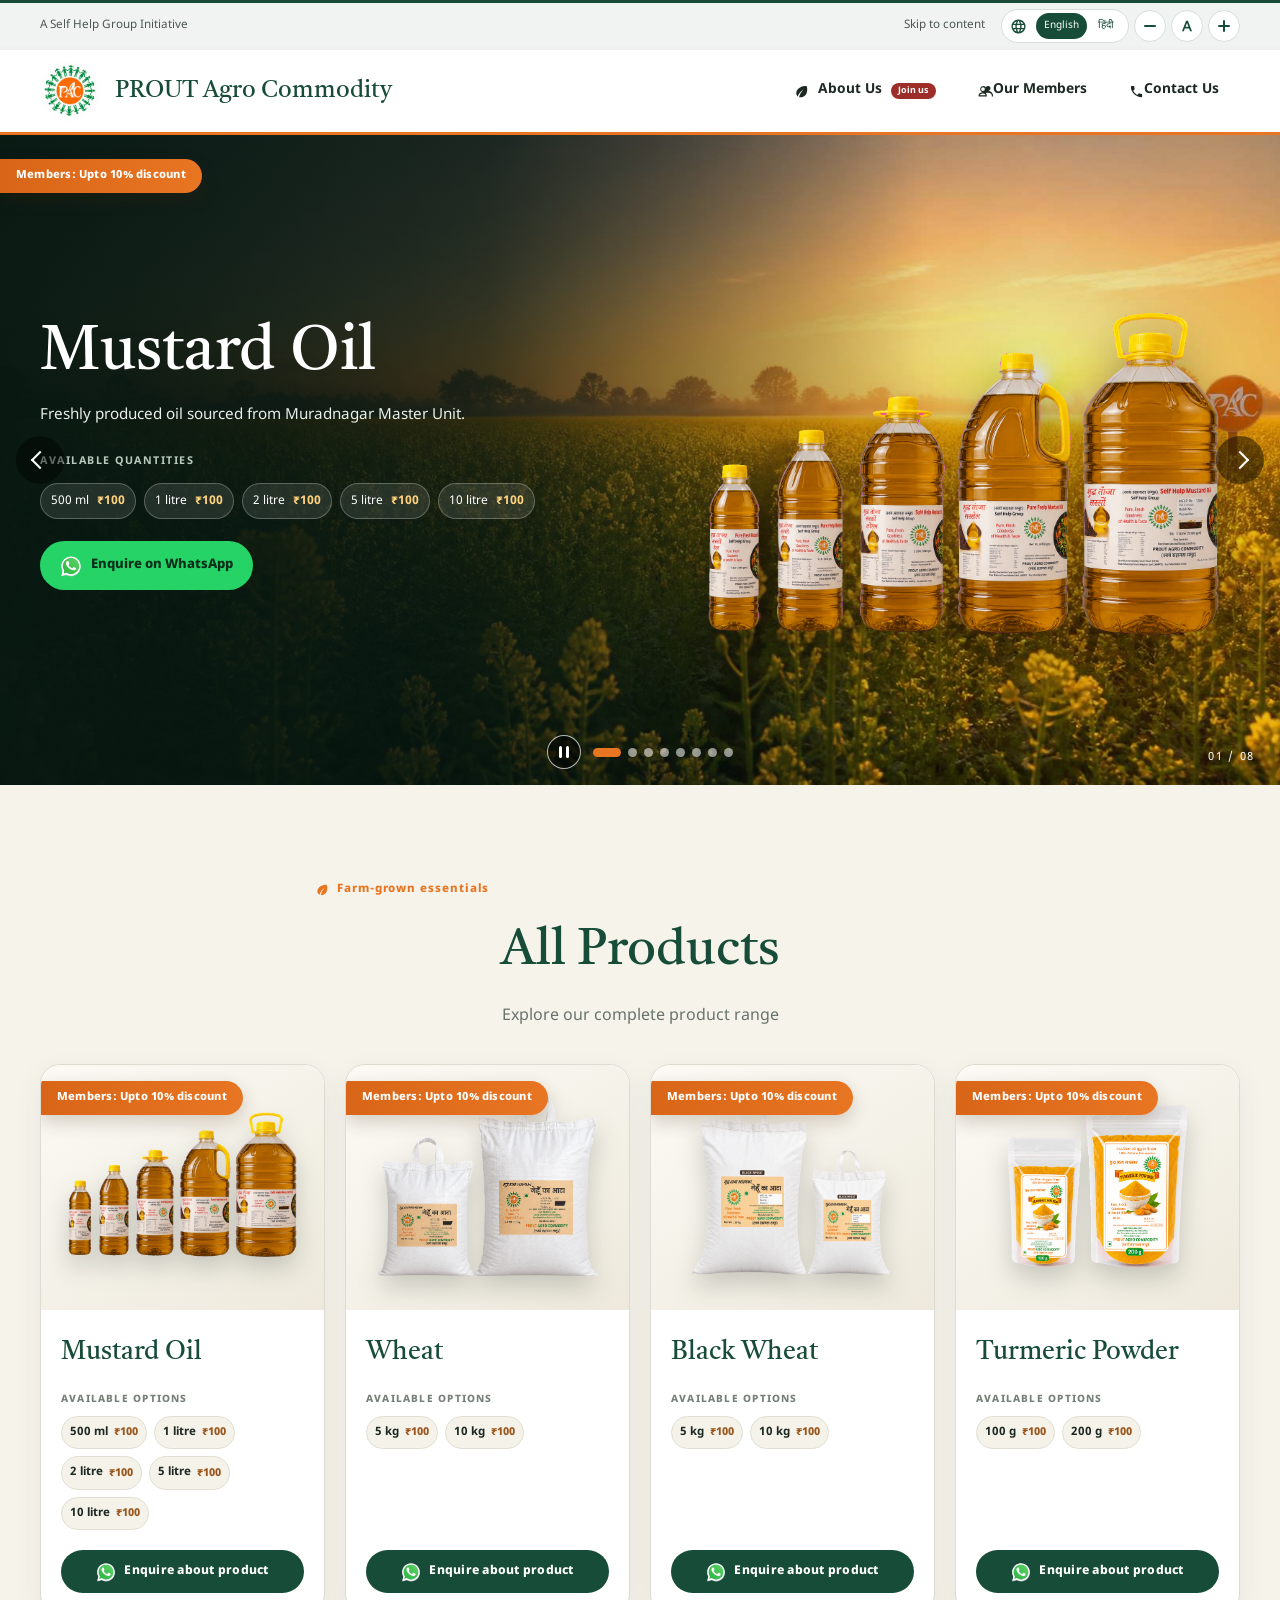
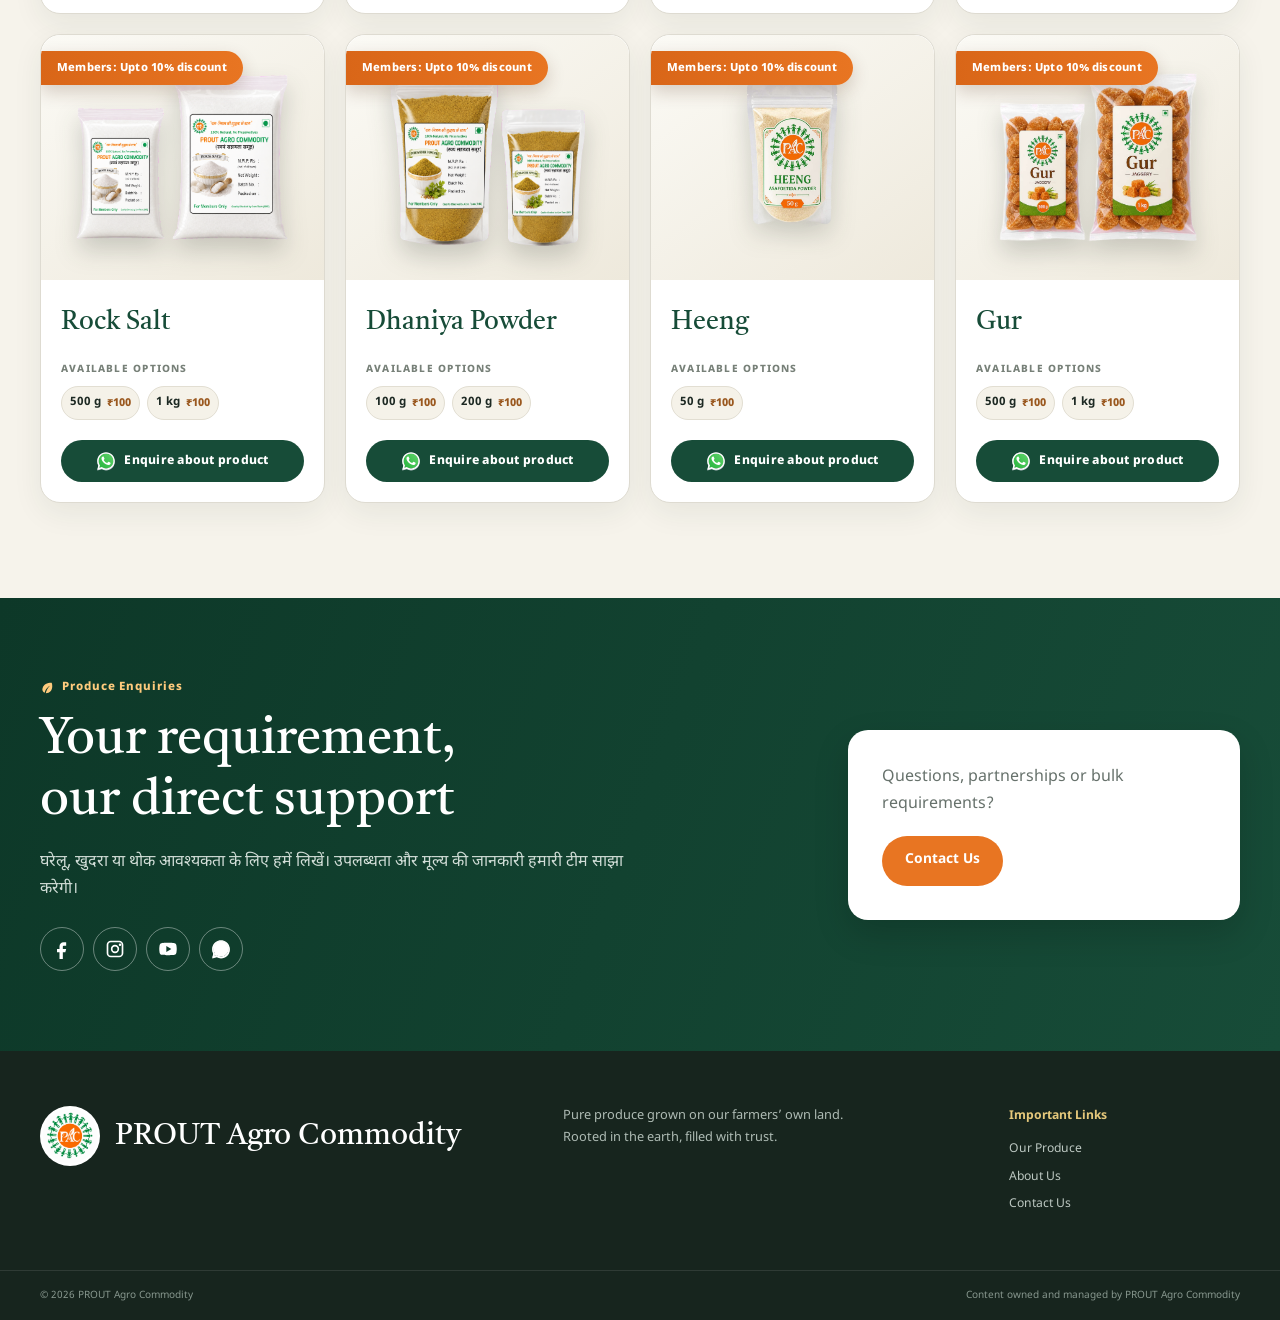
<file: index.html>
<!doctype html>
<html lang="en">
<head>
    <meta charset="utf-8">
    <meta name="viewport" content="width=device-width, initial-scale=1">
    <meta name="description"
          content="PROUT Agro Commodity offers farm-grown mustard oil, whole wheat and spices, produced and prepared by our member farmers.">
    <meta name="keywords"
          content="PROUT Agro Commodity, farmers cooperative, mustard oil, whole wheat, farm spices, Indian agriculture, MSME cooperative">
    <meta name="author" content="PROUT Agro Commodity">
    <meta name="robots" content="index, follow, max-image-preview:large">
    <meta property="og:type" content="website">
    <meta property="og:site_name" content="PROUT Agro Commodity">
    <meta property="og:title" content="PROUT Agro Commodity">
    <meta property="og:description" content="Pure farm-grown essentials, produced together and shared with care.">
    <meta property="og:image" content="https://proutagrocommodity.com/media/meta/og-products.png">
    <meta property="og:image:alt" content="PAC product range with the PROUT Agro Commodity logo">
    <meta property="og:url" content="https://proutagrocommodity.com/">
    <meta property="og:locale" content="en_IN">
    <meta property="og:locale:alternate" content="hi_IN">
    <meta name="twitter:card" content="summary_large_image">
    <meta name="twitter:title" content="PROUT Agro Commodity">
    <meta name="twitter:description" content="Mustard oil, whole wheat and spices grown by our member farmers.">
    <meta name="twitter:image" content="https://proutagrocommodity.com/media/meta/og-products.png">
    <meta name="theme-color" content="#174c38">
    <link rel="icon" type="image/png" href="media/meta/favicon-96x96.png" sizes="96x96">
    <link rel="icon" type="image/svg+xml" href="media/meta/favicon.svg">
    <link rel="shortcut icon" href="media/meta/favicon.ico">
    <link rel="apple-touch-icon" sizes="180x180" href="media/meta/apple-touch-icon.png">
    <meta name="apple-mobile-web-app-title" content="PAC"/>
    <link rel="manifest" href="media/meta/site.webmanifest">
    <title>PROUT Agro Commodity | Farm-Grown Essentials</title>
    <link rel="stylesheet" href="css/style.css">
    <script src="js/main.js" defer></script>
    <script type="application/ld+json">{
        "@context": "https://schema.org",
        "@type": "Organization",
        "name": "PROUT Agro Commodity",
        "alternateName": "PAC",
        "description": "An MSME agricultural enterprise producing mustard oil, whole wheat and spices on its own land.",
        "logo": "media/logo.png",
        "email": "hello@proutagro.com"
    }</script>
</head>
<body>
<a class="skip-link" href="#mukhya">मुख्य सामग्री पर जाएँ</a>
<div class="top-strip">
    <div class="container"><span>A Self Help Group Initiative</span>
        <div><a href="#mukhya">सामग्री पर जाएँ</a><span class="language-switch" aria-label="Language selection"><button
                class="active" type="button" data-language="en">English</button><button type="button"
                                                                                        data-language="hi">हिंदी</button></span>
            <button type="button" data-size="minus" aria-label="अक्षर छोटे करें">अ−</button>
            <button type="button" data-size="reset" aria-label="अक्षर सामान्य करें">अ</button>
            <button type="button" data-size="plus" aria-label="अक्षर बड़े करें">अ+</button>
        </div>
    </div>
</div>
<header class="site-header">
    <div class="container identity-row">
        <a class="brand" href="index.html" aria-label="PROUT Agro Commodity home page"><img class="brand-logo"
                                                                                            src="media/logo.png"
                                                                                            alt="PROUT Agro Commodity logo"><span><strong>PROUT Agro Commodity</strong></span></a>
        <form class="search" role="search"><label class="sr-only" for="khoj">खोजें</label><input id="khoj" type="search"
                                                                                                 placeholder="यहाँ खोजें…">
            <button type="submit" aria-label="खोजें">⌕</button>
        </form>
        <div class="identity-badge"><span>खेती से</span><strong>समृद्धि तक</strong><small>स्थानीय • शुद्ध • साझा</small>
        </div>
    </div>
    <div class="nav-bar">
        <div class="container nav-wrap">
            <button class="nav-toggle" type="button" aria-expanded="false" aria-controls="site-nav"><span
                    class="sr-only">मेन्यू खोलें</span><span></span><span></span><span></span></button>
            <nav id="site-nav" class="site-nav" aria-label="मुख्य मेन्यू"><a class="active"
                                                                             href="index.html">मुखपृष्ठ</a><a
                    href="#upaj">हमारी उपज</a><a href="pages/about.html">सहकारिता परिचय</a><a href="#prakriya">खेत से घर
                तक</a><a href="#sampark">संपर्क</a></nav>
            <a class="nav-enquiry" href="#sampark">उत्पाद पूछताछ</a></div>
    </div>
</header>

<main id="mukhya">
    <section class="product-carousel" aria-label="Featured products" aria-roledescription="carousel" tabindex="0">
        <div class="carousel-track" aria-live="polite"></div>
        <button class="carousel-control carousel-prev" type="button" aria-label="Previous product">‹</button>
        <button class="carousel-control carousel-next" type="button" aria-label="Next product">›</button>
        <div class="carousel-status-controls">
            <button class="carousel-pause" type="button" aria-label="Pause carousel" aria-pressed="false"><span
                    aria-hidden="true">Ⅱ</span><span class="sr-only carousel-pause-label">Pause carousel</span></button>
            <div class="carousel-dots" aria-label="Choose a product slide"></div>
        </div>
        <span class="carousel-count" aria-hidden="true">01 / 08</span>
    </section>

    <section id="upaj" class="all-products section" aria-labelledby="all-products-title">
        <div class="container">
            <div class="products-heading"><p class="section-tag">Farm-grown essentials</p>
                <h2 id="all-products-title">All Products</h2>
                <p>Explore our complete product range</p></div>
            <div class="all-products-grid" aria-live="polite"></div>
        </div>
    </section>


    <section id="sampark" class="contact">
        <div class="container contact-grid">
            <div><p class="section-tag light">उपज संबंधी पूछताछ</p>
                <h2>आपकी आवश्यकता,<br>हमारी सीधी सहायता</h2>
                <p>घरेलू, खुदरा या थोक आवश्यकता के लिए हमें लिखें। उपलब्धता और मूल्य की जानकारी हमारी टीम साझा
                    करेगी।</p>
                <div class="home-socials"><a href="https://www.facebook.com/" target="_blank"
                                             rel="noopener">Facebook</a><a href="https://www.instagram.com/"
                                                                           target="_blank"
                                                                           rel="noopener">Instagram</a><a
                        href="https://www.youtube.com/" target="_blank" rel="noopener">YouTube</a><a
                        href="https://api.whatsapp.com/send?text=Hello%20PROUT%20Agro%20Commodity" target="_blank"
                        rel="noopener">WhatsApp</a></div>
            </div>
            <div class="contact-action"><p>Questions, partnerships or bulk requirements?</p><a
                    class="button contact-page-button" href="pages/contact.html">Contact Us</a></div>
        </div>
    </section>
</main>

<footer>
    <div class="container footer-main"><a class="brand footer-brand" href="index.html"><img class="brand-logo"
                                                                                            src="media/logo.png"
                                                                                            alt="PROUT Agro Commodity logo"><span><strong>PROUT Agro Commodity</strong></span></a>
        <p>किसानों की अपनी भूमि पर उगाई शुद्ध उपज।<br>धरती से जुड़ी, विश्वास से भरी।</p>
        <div><strong>महत्वपूर्ण कड़ियाँ</strong><a href="#upaj">हमारी उपज</a><a href="pages/pac-cooperative.html">पीएसी
            के बारे में</a><a href="pages/contact.html">संपर्क करें</a></div>
    </div>
    <div class="footer-bottom">
        <div class="container"><span>© <span data-year></span> PROUT Agro Commodity</span><span>सामग्री का स्वामित्व एवं प्रबंधन: PROUT Agro Commodity</span>
        </div>
    </div>
</footer>
</body>
</html>
</file>
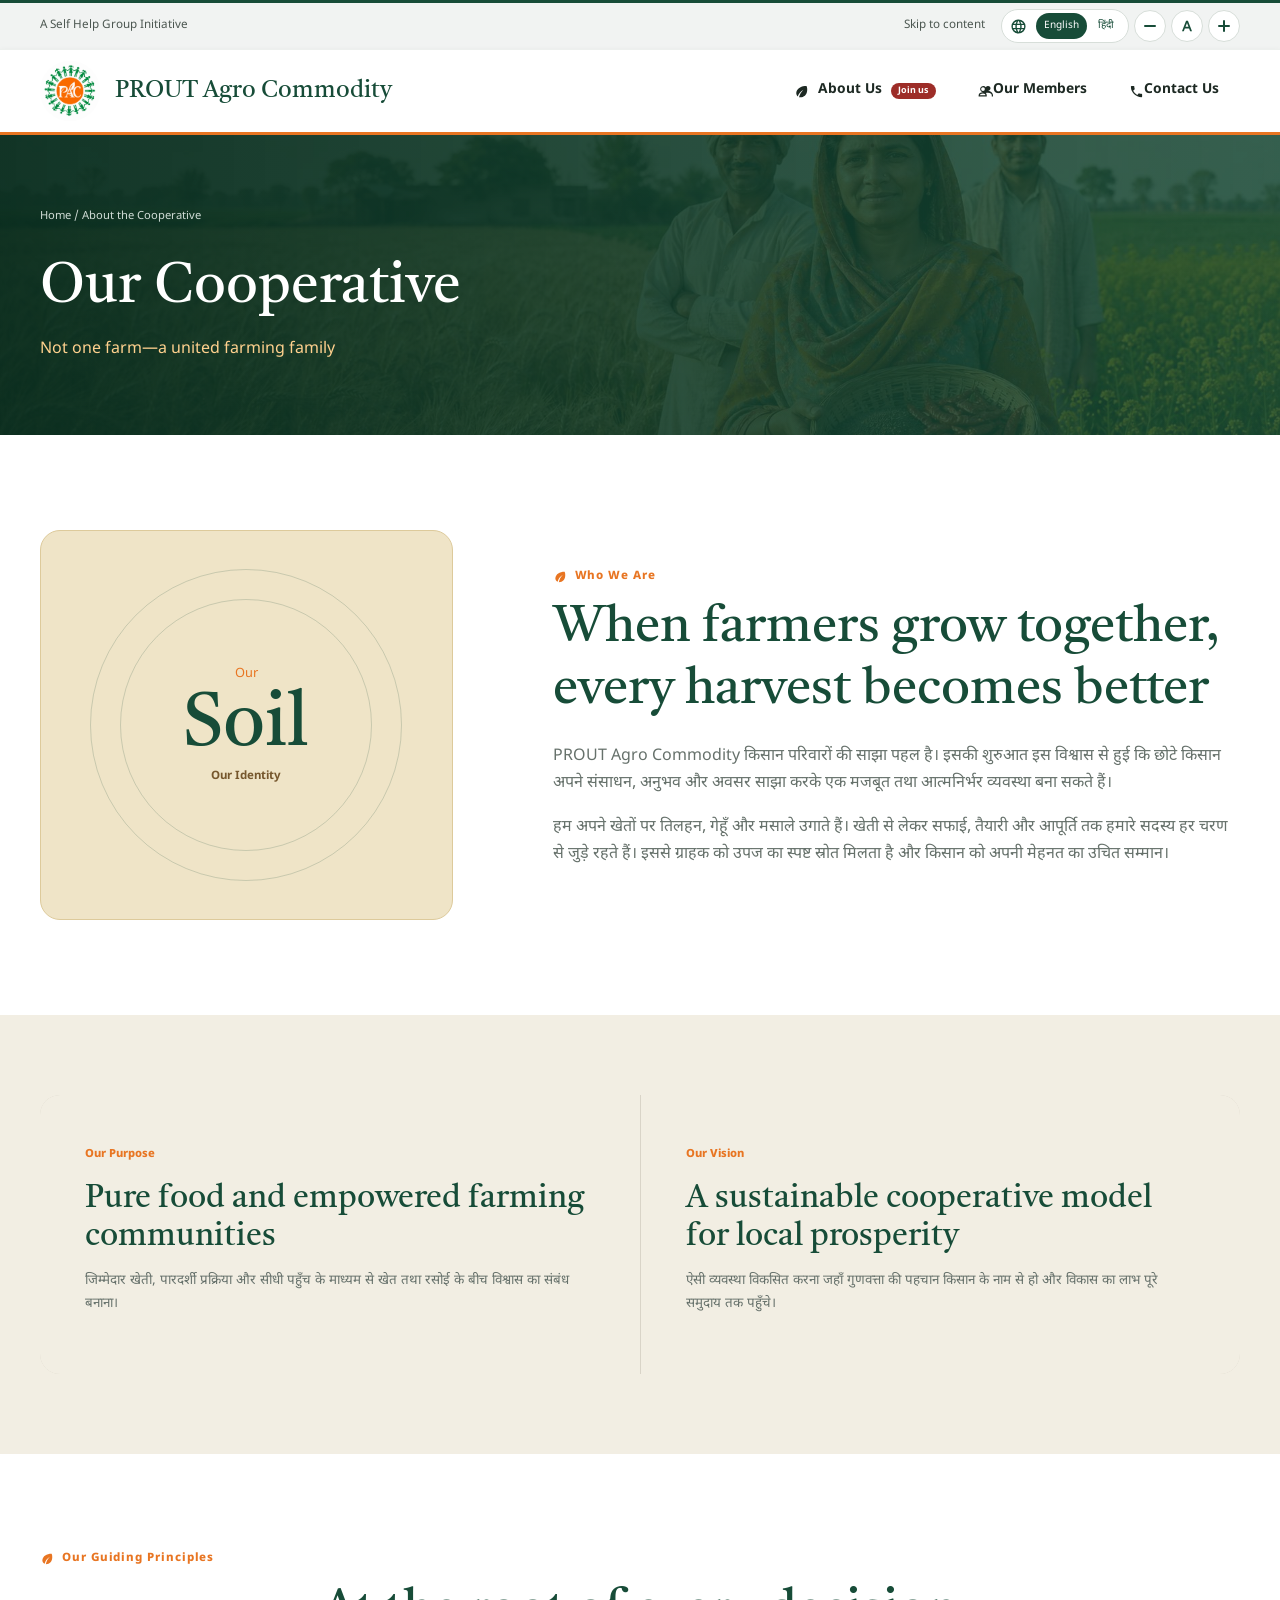
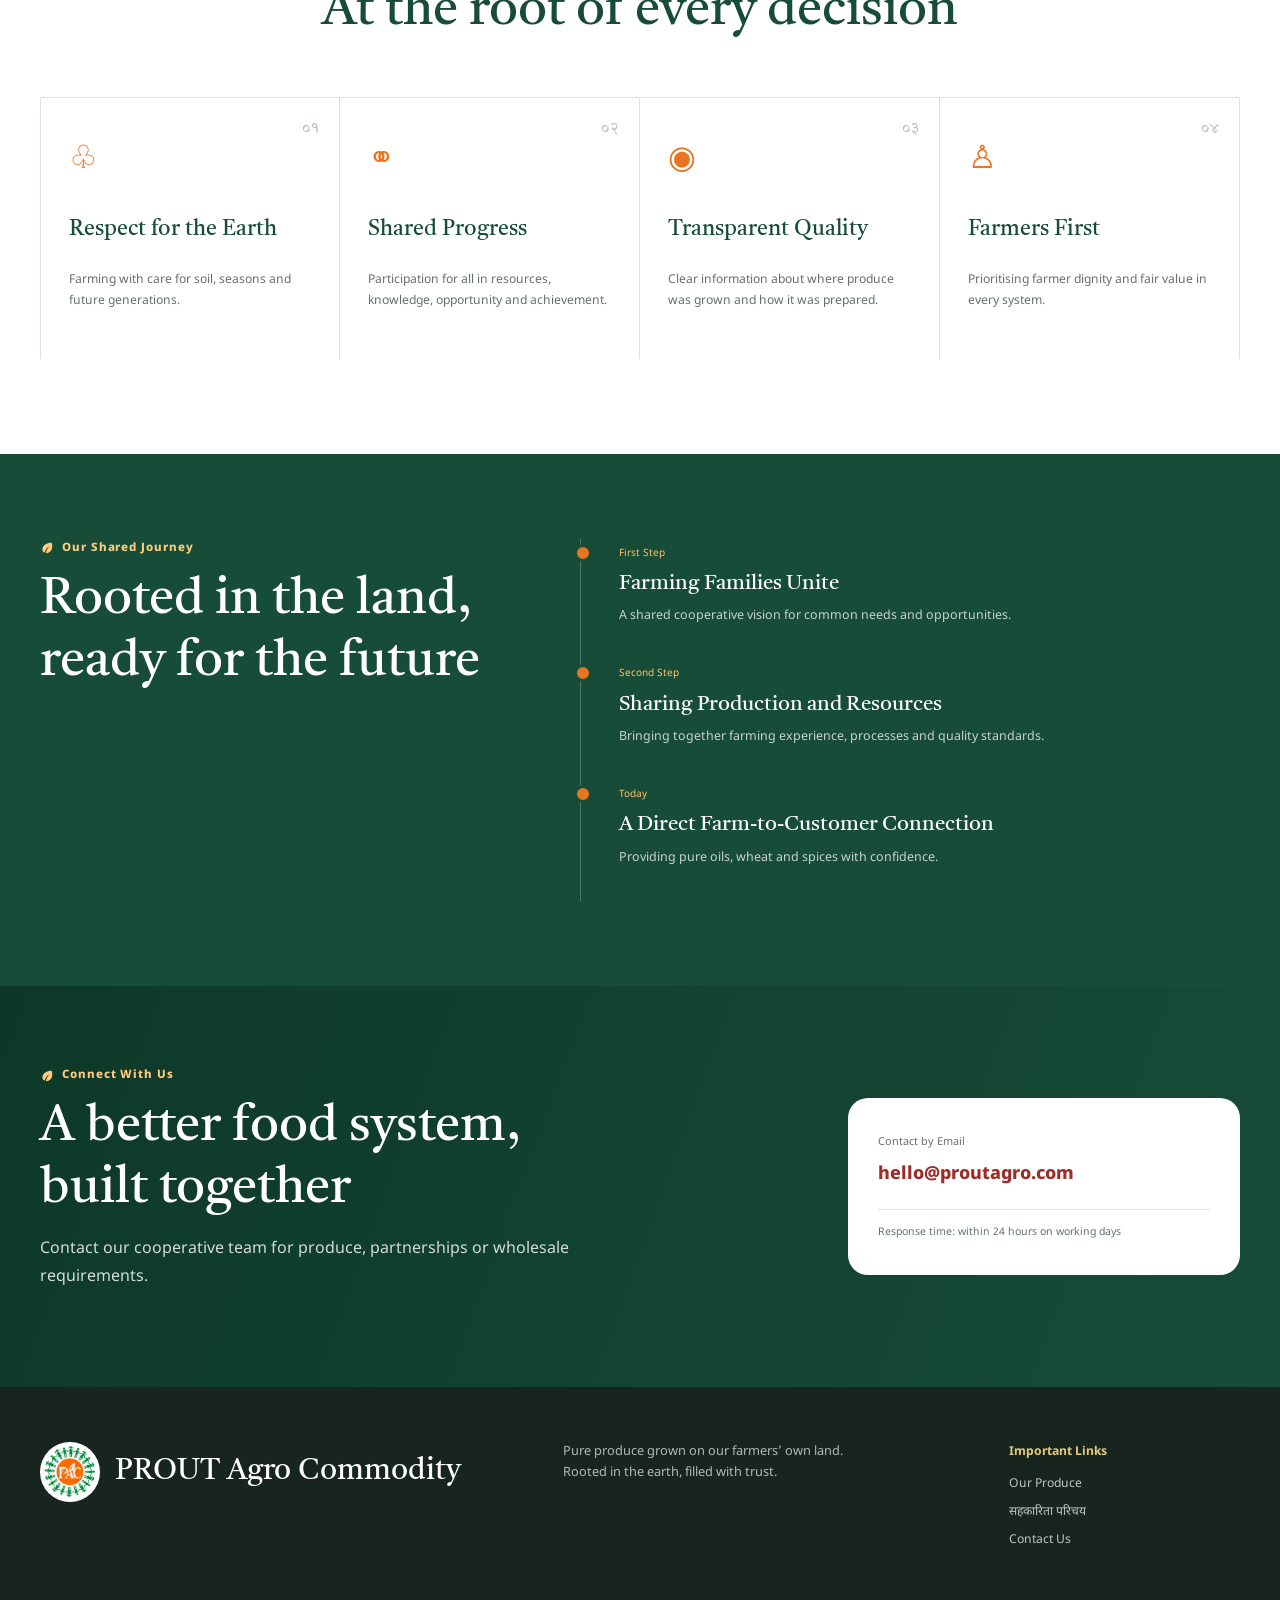
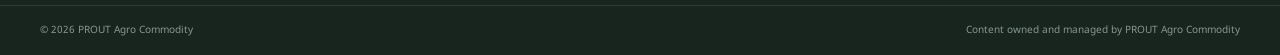
<file: pages/about.html>
<!doctype html>
<html lang="en">
<head>
    <meta charset="utf-8">
    <meta name="viewport" content="width=device-width, initial-scale=1">
    <meta name="description"
          content="Learn about PROUT Agro Commodity, an MSME agricultural enterprise built around shared resources, responsible cultivation and honest farm produce.">
    <meta name="keywords"
          content="about PROUT Agro Commodity, Indian MSME, agricultural commodities, responsible farming">
    <meta name="author" content="PROUT Agro Commodity">
    <meta name="robots" content="index, follow, max-image-preview:large">
    <meta name="theme-color" content="#174c38">
    <meta property="og:type" content="website">
    <meta property="og:site_name" content="PROUT Agro Commodity">
    <meta property="og:title" content="About PROUT Agro Commodity">
    <meta property="og:description" content="Meet the people and purpose behind our oils, wheat and spices.">
    <meta property="og:image" content="https://proutagrocommodity.com/media/meta/og-products.png">
    <meta property="og:image:alt" content="PAC product range with the PROUT Agro Commodity logo">
    <meta property="og:locale" content="en_IN">
    <meta property="og:locale:alternate" content="hi_IN">
    <meta name="twitter:card" content="summary_large_image">
    <meta name="twitter:title" content="About PROUT Agro Commodity">
    <meta name="twitter:description" content="A shared purpose, responsible cultivation and honest farm produce.">
    <meta name="twitter:image" content="https://proutagrocommodity.com/media/meta/og-products.png">
    <link rel="icon" type="image/png" href="../media/meta/favicon-96x96.png" sizes="96x96">
    <link rel="icon" type="image/svg+xml" href="../media/meta/favicon.svg">
    <link rel="shortcut icon" href="../media/meta/favicon.ico">
    <link rel="apple-touch-icon" sizes="180x180" href="../media/meta/apple-touch-icon.png">
    <link rel="manifest" href="../media/meta/site.webmanifest">
    <title>About | PROUT Agro Commodity</title>
    <link rel="stylesheet" href="../css/style.css">
    <script src="../js/main.js" defer></script>
    <script type="application/ld+json">{
        "@context": "https://schema.org",
        "@type": "AboutPage",
        "name": "About PROUT Agro Commodity",
        "description": "The story, purpose and values of PROUT Agro Commodity.",
        "about": {
            "@type": "Organization",
            "name": "PROUT Agro Commodity",
            "logo": "../media/logo.png"
        }
    }</script>
</head>
<body>
<a class="skip-link" href="#mukhya">मुख्य सामग्री पर जाएँ</a>
<div class="top-strip">
    <div class="container"><span>A Self Help Group Initiative</span>
        <div><a href="#mukhya">सामग्री पर जाएँ</a><span class="language-switch" aria-label="Language selection"><button
                class="active" type="button" data-language="en">English</button><button type="button"
                                                                                        data-language="hi">हिंदी</button></span>
            <button type="button" data-size="minus" aria-label="अक्षर छोटे करें">अ−</button>
            <button type="button" data-size="reset" aria-label="अक्षर सामान्य करें">अ</button>
            <button type="button" data-size="plus" aria-label="अक्षर बड़े करें">अ+</button>
        </div>
    </div>
</div>
<header class="site-header">
    <div class="container identity-row"><a class="brand" href="../index.html"
                                           aria-label="PROUT Agro Commodity home page"><span class="brand-seal"
                                                                                             aria-hidden="true"></span><span><strong>PROUT Agro Commodity</strong></span></a>
    </div>
    <div class="nav-bar">
        <div class="container nav-wrap">
            <button class="nav-toggle" type="button" aria-expanded="false" aria-controls="site-nav"><span
                    class="sr-only">मेन्यू खोलें</span><span></span><span></span><span></span></button>
            <nav id="site-nav" class="site-nav" aria-label="मुख्य मेन्यू"><a href="../index.html">मुखपृष्ठ</a><a
                    href="../index.html#upaj">हमारी उपज</a><a class="active" href="about.html">सहकारिता परिचय</a><a
                    href="../index.html#prakriya">खेत से घर तक</a><a href="../index.html#sampark">संपर्क</a></nav>
            <a class="nav-enquiry" href="../index.html#sampark">उत्पाद पूछताछ</a></div>
    </div>
</header>
<main id="mukhya">
    <section class="page-banner">
        <div class="container"><p>मुखपृष्ठ / सहकारिता परिचय</p>
            <h1>हमारी सहकारिता</h1><span>एक खेत नहीं—एकजुट किसान परिवार</span></div>
    </section>
    <section class="about-lead section">
        <div class="container about-grid">
            <div class="about-mark"><span>हमारी</span><strong>मिट्टी</strong><b>हमारी पहचान</b></div>
            <div><p class="section-tag">हम कौन हैं</p>
                <h2>जब किसान साथ बढ़ते हैं,<br>हर फसल बेहतर होती है</h2>
                <p>PROUT Agro Commodity किसान परिवारों की साझा पहल है। इसकी शुरुआत इस विश्वास से हुई कि छोटे किसान अपने
                    संसाधन, अनुभव और अवसर साझा करके एक मजबूत तथा आत्मनिर्भर व्यवस्था बना सकते हैं।</p>
                <p>हम अपने खेतों पर तिलहन, गेहूँ और मसाले उगाते हैं। खेती से लेकर सफाई, तैयारी और आपूर्ति तक हमारे सदस्य
                    हर चरण से जुड़े रहते हैं। इससे ग्राहक को उपज का स्पष्ट स्रोत मिलता है और किसान को अपनी मेहनत का उचित
                    सम्मान।</p></div>
        </div>
    </section>
    <section class="mission">
        <div class="container mission-grid">
            <article><span>हमारा उद्देश्य</span>
                <h2>शुद्ध भोजन और सशक्त किसान समुदाय</h2>
                <p>जिम्मेदार खेती, पारदर्शी प्रक्रिया और सीधी पहुँच के माध्यम से खेत तथा रसोई के बीच विश्वास का संबंध
                    बनाना।</p></article>
            <article><span>हमारी दृष्टि</span>
                <h2>स्थानीय समृद्धि का टिकाऊ सहकारी मॉडल</h2>
                <p>ऐसी व्यवस्था विकसित करना जहाँ गुणवत्ता की पहचान किसान के नाम से हो और विकास का लाभ पूरे समुदाय तक
                    पहुँचे।</p></article>
        </div>
    </section>
    <section class="section values">
        <div class="container">
            <div class="center-title"><p class="section-tag">हमारे मूल सिद्धांत</p>
                <h2>हर निर्णय की जड़ में</h2></div>
            <div class="values-grid">
                <article><b>०१</b><span>♧</span>
                    <h3>धरती का सम्मान</h3>
                    <p>मिट्टी, मौसम और आने वाली पीढ़ियों को ध्यान में रखकर खेती।</p></article>
                <article><b>०२</b><span>⚭</span>
                    <h3>साझी प्रगति</h3>
                    <p>संसाधन, ज्ञान, अवसर और उपलब्धियों में सभी की भागीदारी।</p></article>
                <article><b>०३</b><span>◉</span>
                    <h3>स्पष्ट गुणवत्ता</h3>
                    <p>उपज कहाँ उगी और कैसे तैयार हुई—इसकी साफ जानकारी।</p></article>
                <article><b>०४</b><span>♙</span>
                    <h3>किसान प्रथम</h3>
                    <p>हर व्यवस्था में किसान की गरिमा और उचित मूल्य को प्राथमिकता।</p></article>
            </div>
        </div>
    </section>
    <section class="history">
        <div class="container history-grid">
            <div><p class="section-tag light">हमारी साझा यात्रा</p>
                <h2>भूमि से जुड़ाव,<br>भविष्य की तैयारी</h2></div>
            <ol>
                <li><span>पहला चरण</span><strong>किसान परिवारों का जुड़ना</strong>
                    <p>साझी आवश्यकताओं और अवसरों के लिए एक सहकारी विचार पर सहमति।</p></li>
                <li><span>दूसरा चरण</span><strong>उत्पादन और संसाधन साझा करना</strong>
                    <p>खेती के अनुभव, प्रक्रियाओं और गुणवत्ता मानकों को एक साथ लाना।</p></li>
                <li><span>आज</span><strong>खेत से ग्राहक तक सीधा संबंध</strong>
                    <p>शुद्ध तेल, गेहूँ और मसालों को भरोसे के साथ उपलब्ध कराना।</p></li>
            </ol>
        </div>
    </section>
    <section class="contact">
        <div class="container contact-grid">
            <div><p class="section-tag light">हमसे जुड़ें</p>
                <h2>एक बेहतर खाद्य व्यवस्था,<br>मिलकर बनाएँ</h2>
                <p>उत्पाद, साझेदारी या थोक आवश्यकता के लिए हमारी सहकारी टीम से संपर्क करें।</p></div>
            <div class="contact-card"><span>ईमेल द्वारा संपर्क</span><a href="mailto:hello@proutagro.com">hello@proutagro.com</a>
                <hr>
                <small>उत्तर का समय: कार्यदिवस में २४ घंटे के भीतर</small></div>
        </div>
    </section>
</main>
<footer>
    <div class="container footer-main"><a class="brand footer-brand" href="../index.html"><span class="brand-seal"
                                                                                                aria-hidden="true"></span><span><strong>PROUT Agro Commodity</strong></span></a>
        <p>किसानों की अपनी भूमि पर उगाई शुद्ध उपज।<br>धरती से जुड़ी, विश्वास से भरी।</p>
        <div><strong>महत्वपूर्ण कड़ियाँ</strong><a href="../index.html#upaj">हमारी उपज</a><a href="about.html">सहकारिता
            परिचय</a><a href="../index.html#sampark">संपर्क</a></div>
    </div>
    <div class="footer-bottom">
        <div class="container"><span>© <span data-year></span> PROUT Agro Commodity</span><span>सामग्री का स्वामित्व एवं प्रबंधन: PROUT Agro Commodity</span>
        </div>
    </div>
</footer>
</body>
</html>
</file>
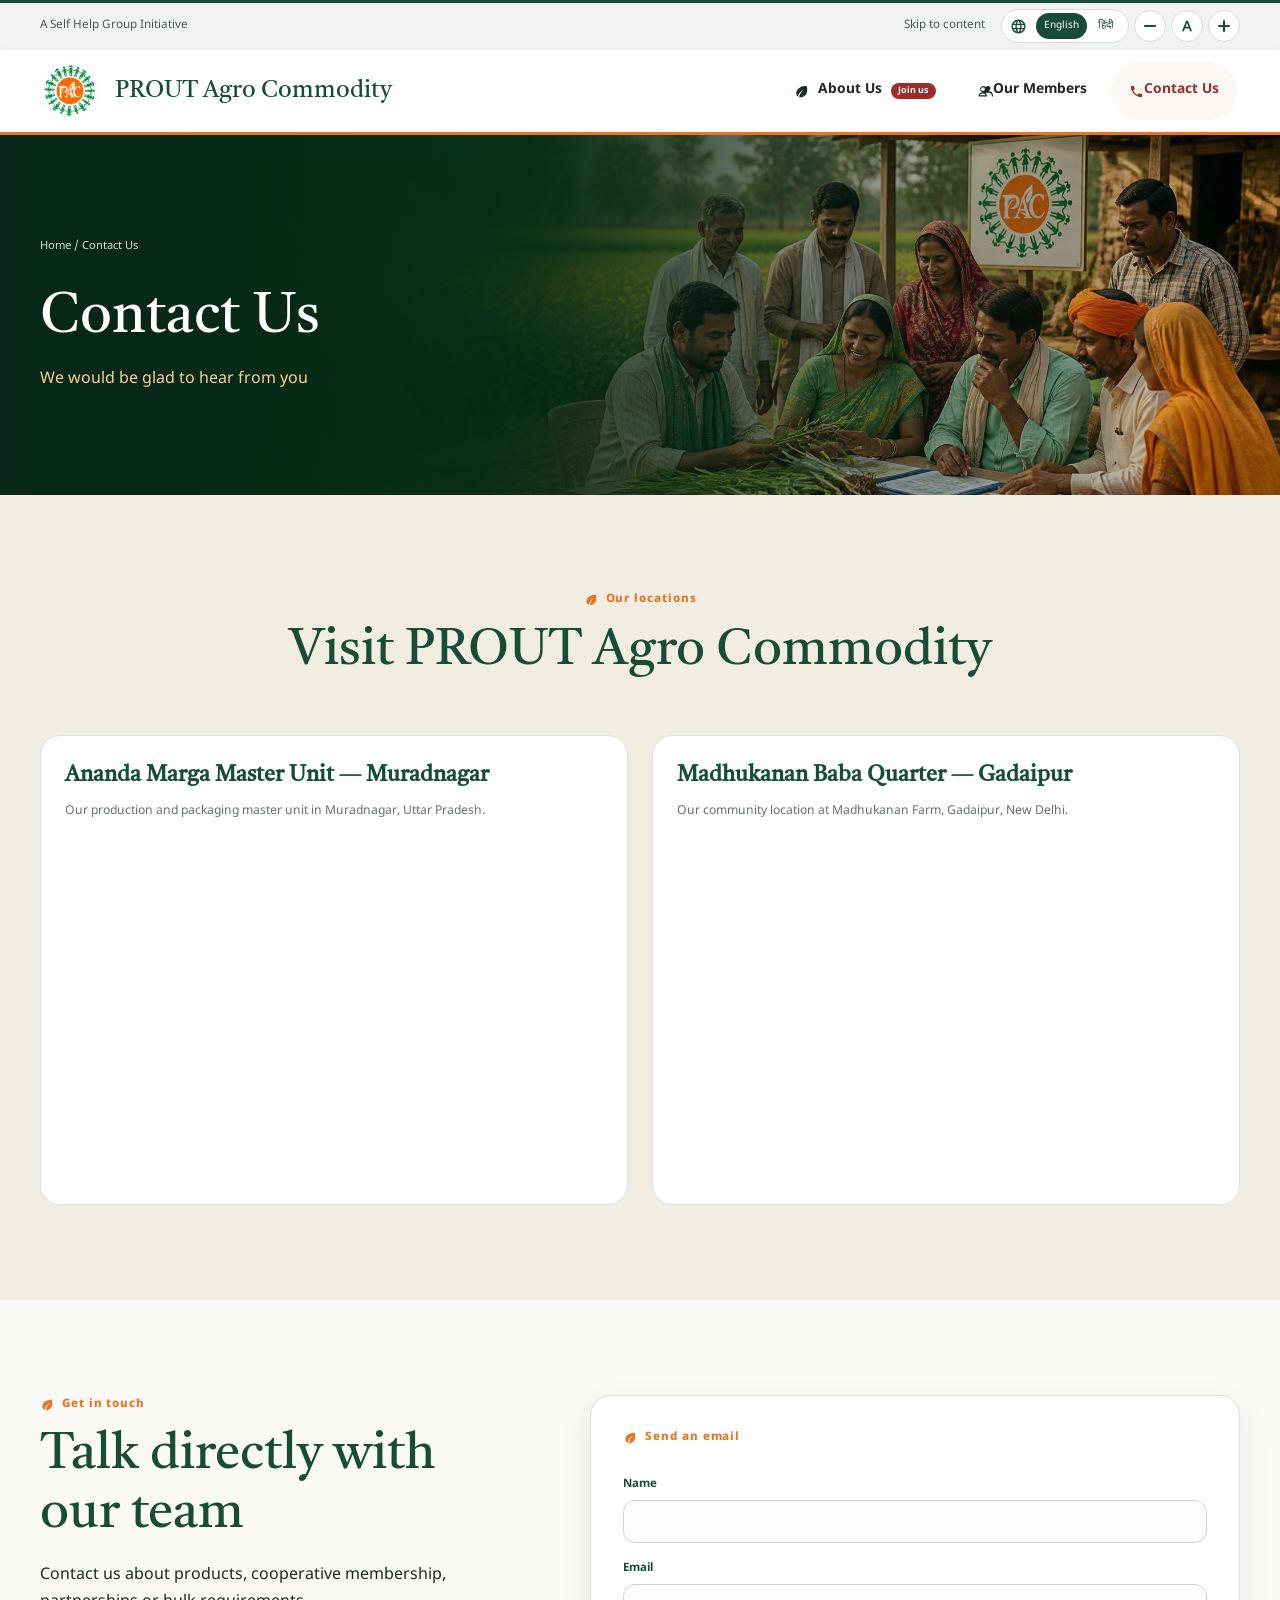
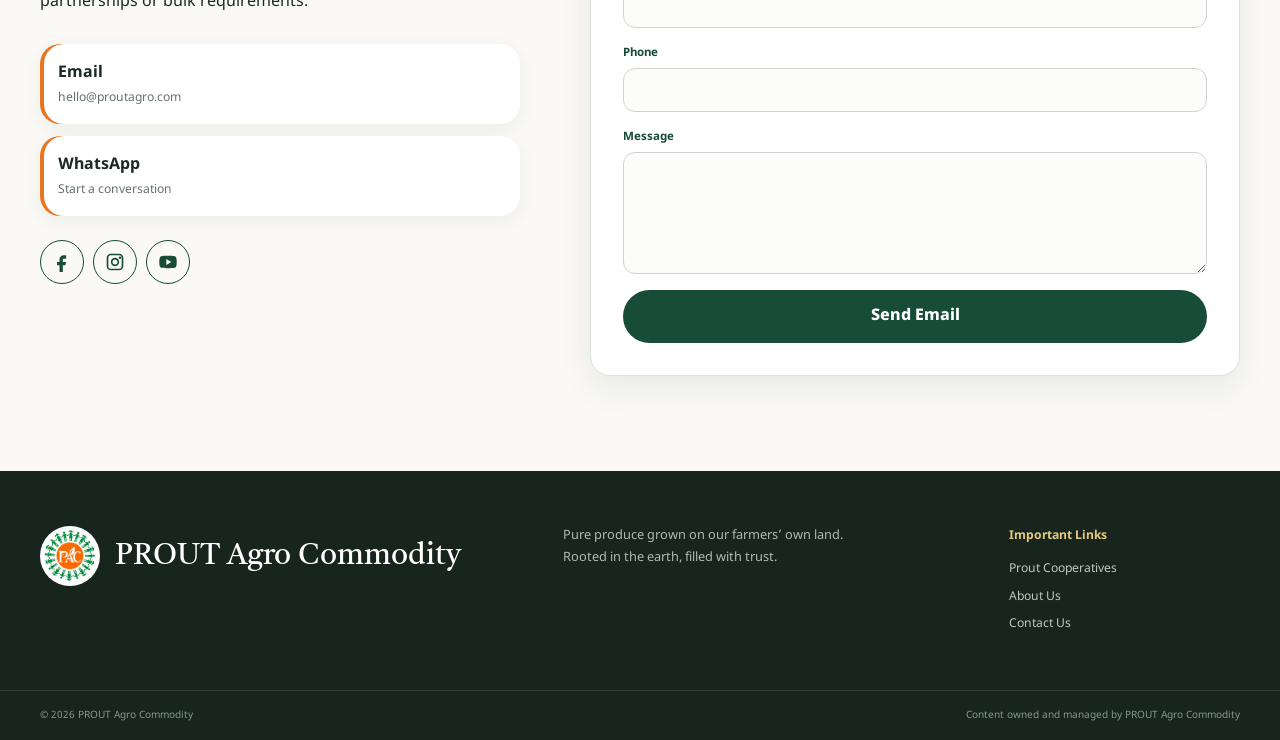
<file: pages/contact.html>
<!doctype html>
<html lang="en">
<head>
    <meta charset="utf-8">
    <meta name="viewport" content="width=device-width,initial-scale=1">
    <meta name="description"
          content="Contact PROUT Agro Commodity for product enquiries, partnerships, bulk requirements, and directions to our Muradnagar master unit and Sunday Chhatarpur stall.">
    <meta name="robots" content="index,follow,max-image-preview:large">
    <meta name="theme-color" content="#174c38">
    <meta property="og:title" content="Contact Us | PROUT Agro Commodity">
    <meta property="og:description" content="Connect with PROUT Agro Commodity.">
    <meta property="og:image" content="https://proutagrocommodity.com/media/meta/og-products.png">
    <link rel="icon" href="../media/meta/favicon.ico">
    <link rel="apple-touch-icon" href="../media/meta/apple-touch-icon.png">
    <link rel="manifest" href="../media/meta/site.webmanifest">
    <title>Contact Us | PROUT Agro Commodity</title>
    <link rel="stylesheet" href="../css/style.css">
    <script src="../js/main.js" defer></script>
</head>
<body>
<a class="skip-link" href="#mukhya">Skip to main content</a>
<div class="top-strip">
    <div class="container"><span>A Self Help Group Initiative</span>
        <div><a href="#mukhya">Skip to content</a><span class="language-switch" aria-label="Language selection"><button
                class="active" type="button" data-language="en">English</button><button type="button"
                                                                                        data-language="hi">हिंदी</button></span>
            <button type="button" data-size="minus" aria-label="Decrease text size">A−</button>
            <button type="button" data-size="reset" aria-label="Reset text size">A</button>
            <button type="button" data-size="plus" aria-label="Increase text size">A+</button>
        </div>
    </div>
</div>
<header class="site-header">
    <div class="container identity-row"><a class="brand" href="../index.html"
                                           aria-label="PROUT Agro Commodity home page"><span class="brand-seal"
                                                                                             aria-hidden="true"></span><span><strong>PROUT Agro Commodity</strong></span></a>
    </div>
    <div class="nav-bar">
        <div class="container nav-wrap">
            <button class="nav-toggle" type="button" aria-expanded="false" aria-controls="site-nav"><span
                    class="sr-only">Open menu</span><span></span><span></span><span></span></button>
            <nav id="site-nav" class="site-nav" aria-label="Primary navigation"></nav>
        </div>
    </div>
</header>
<main id="mukhya">
    <section class="page-banner">
        <div class="container"><p>Home / Contact Us</p>
            <h1>Contact Us</h1><span>We would be glad to hear from you</span></div>
    </section>
    <section class="section locations">
        <div class="container">
            <div class="center-title"><p class="section-tag">Our locations</p>
                <h2>Visit PROUT Agro Commodity</h2></div>
            <div class="location-grid">
                <article>
                    <div><h3>Ananda Marga Master Unit — Muradnagar</h3>
                        <p>Our production and packaging master unit in Muradnagar, Uttar Pradesh.</p></div>
                    <iframe title="Map of Ananda Marga Master Unit in Muradnagar"
                            src="https://www.google.com/maps?q=28.7904809%2C77.5183756&z=18&output=embed" loading="lazy"
                            referrerpolicy="no-referrer-when-downgrade"></iframe>
                </article>
                <article>
                    <div><h3>Madhukanan Baba Quarter — Gadaipur</h3>
                        <p>Our community location at Madhukanan Farm, Gadaipur, New Delhi.</p></div>
                    <iframe title="Map of Madhukanan Baba Quarter in Gadaipur"
                            src="https://www.google.com/maps?q=28.4803586%2C77.1612542&z=18&output=embed" loading="lazy"
                            referrerpolicy="no-referrer-when-downgrade"></iframe>
                </article>
            </div>
        </div>
    </section>
    <section class="section contact-details">
        <div class="container contact-details-grid">
            <div><p class="section-tag">Get in touch</p>
                <h2>Talk directly with our team</h2>
                <p>Contact us about products, cooperative membership, partnerships or bulk requirements.</p>
                <div class="contact-methods"><a href="mailto:hello@proutagro.com"><strong>Email</strong><span>hello@proutagro.com</span></a><a
                        href="https://api.whatsapp.com/send?text=Hello%20PROUT%20Agro%20Commodity" target="_blank"
                        rel="noopener"><strong>WhatsApp</strong><span>Start a conversation</span></a></div>
                <div class="contact-socials"><a href="https://www.facebook.com/" target="_blank"
                                                rel="noopener">Facebook</a><a href="https://www.instagram.com/"
                                                                              target="_blank"
                                                                              rel="noopener">Instagram</a><a
                        href="https://www.youtube.com/" target="_blank" rel="noopener">YouTube</a></div>
            </div>
            <form class="contact-form"><p class="section-tag">Send an email</p><label>Name<input name="name" type="text"
                                                                                                 autocomplete="name"
                                                                                                 required></label><label>Email<input
                    name="email" type="email" autocomplete="email" required></label><label>Phone<input name="phone"
                                                                                                       type="tel"
                                                                                                       autocomplete="tel"></label><label>Message<textarea
                    name="message" rows="5" required></textarea></label>
                <button type="submit">Send Email</button>
            </form>
        </div>
    </section>
</main>
<footer>
    <div class="container footer-main"><a class="brand footer-brand" href="../index.html"><span class="brand-seal"
                                                                                                aria-hidden="true"></span><span><strong>PROUT Agro Commodity</strong></span></a>
        <p>Pure produce grown on our farmers’ own land.<br>Rooted in the earth, filled with trust.</p>
        <div><strong>Important Links</strong><a href="pac-cooperative.html#prout-cooperatives">Prout Cooperatives</a><a
                href="pac-cooperative.html">About Us</a><a href="contact.html">Contact Us</a></div>
    </div>
    <div class="footer-bottom">
        <div class="container"><span>© <span data-year></span> PROUT Agro Commodity</span><span>Content owned and managed by PROUT Agro Commodity</span>
        </div>
    </div>
</footer>
</body>
</html>
</file>
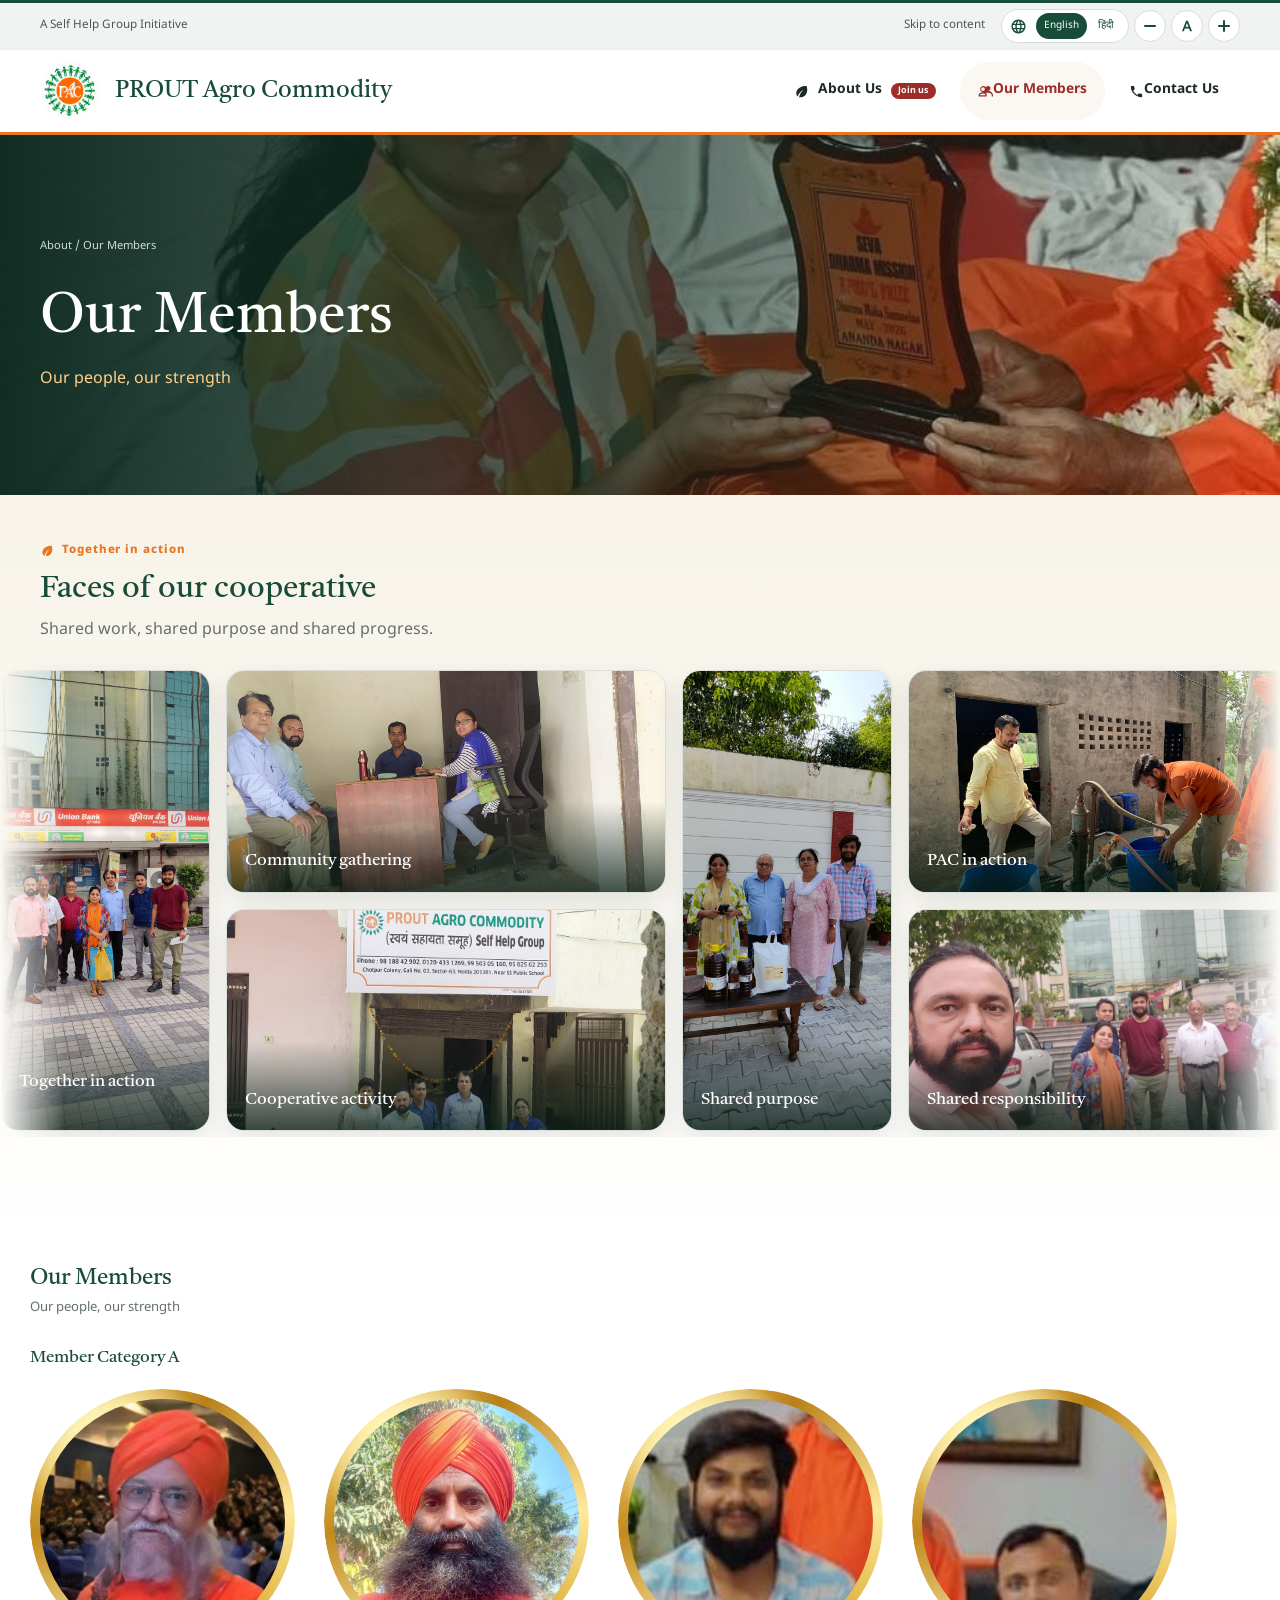
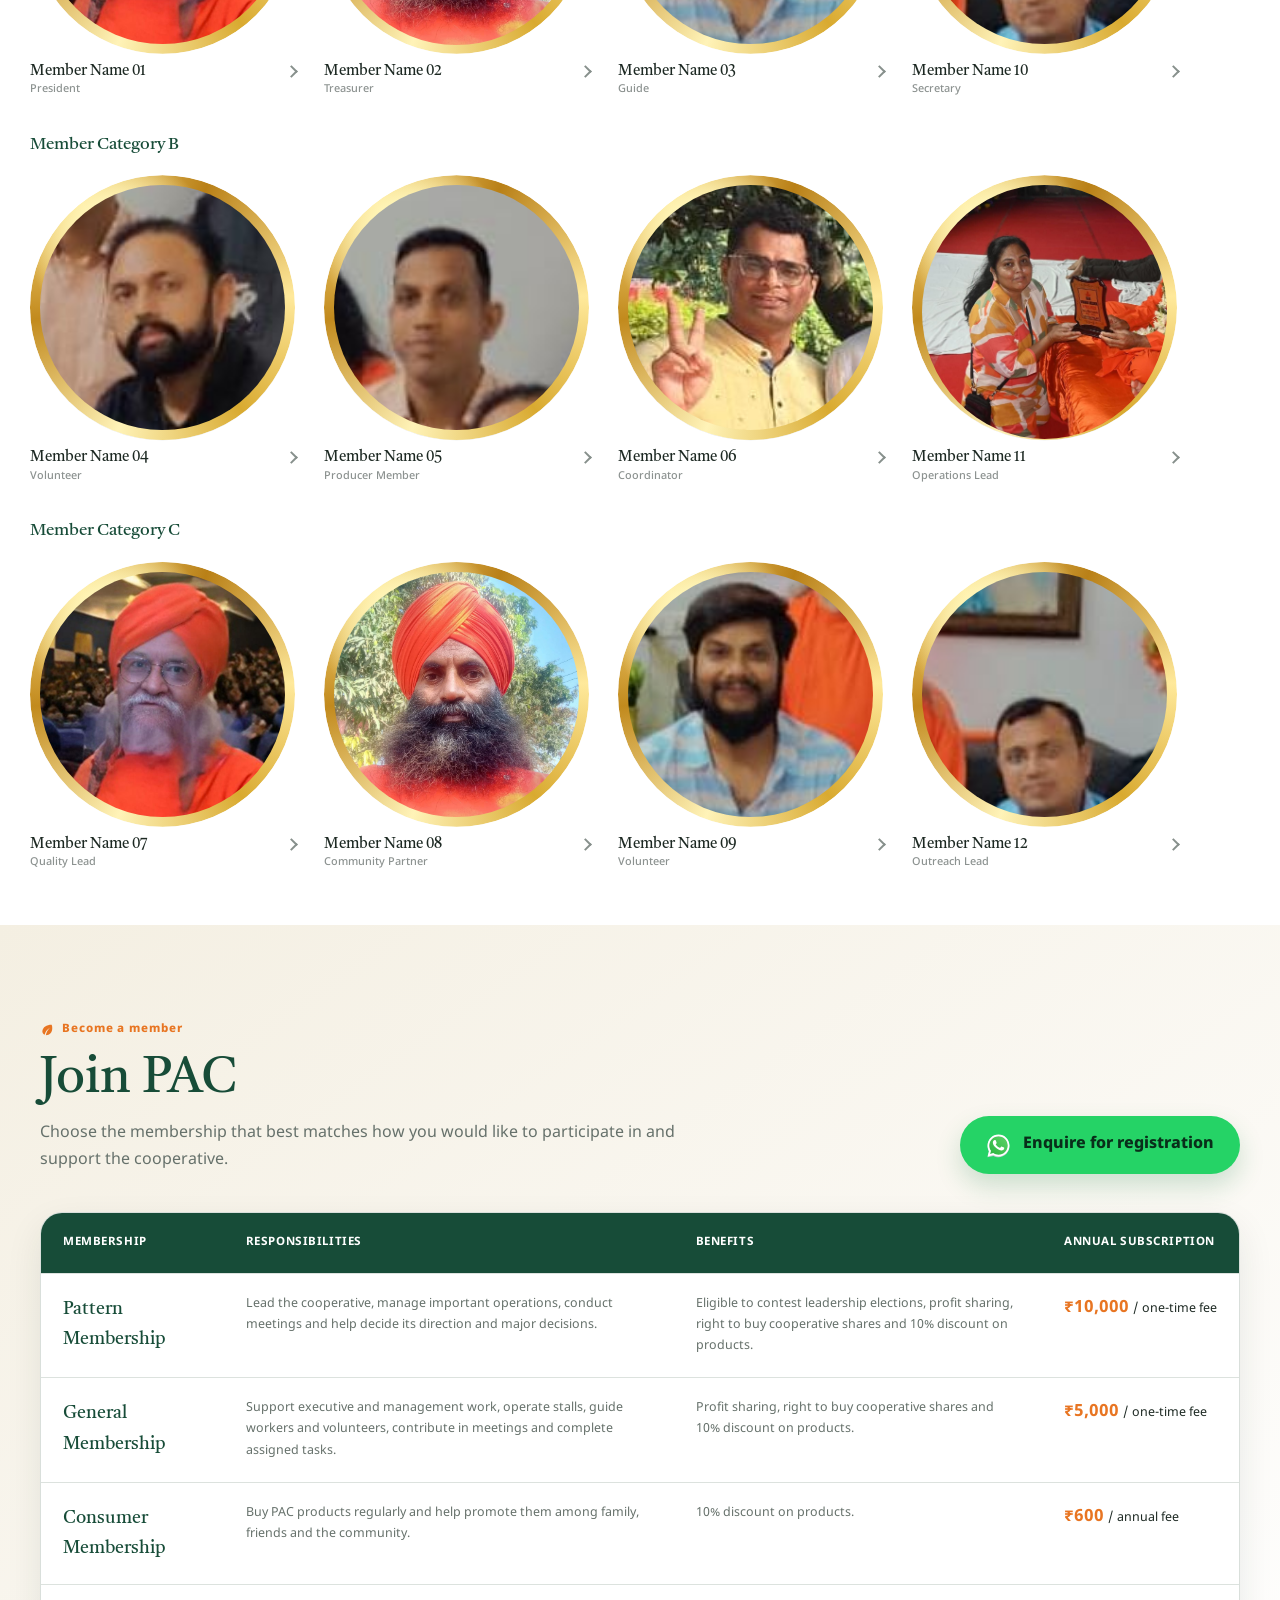
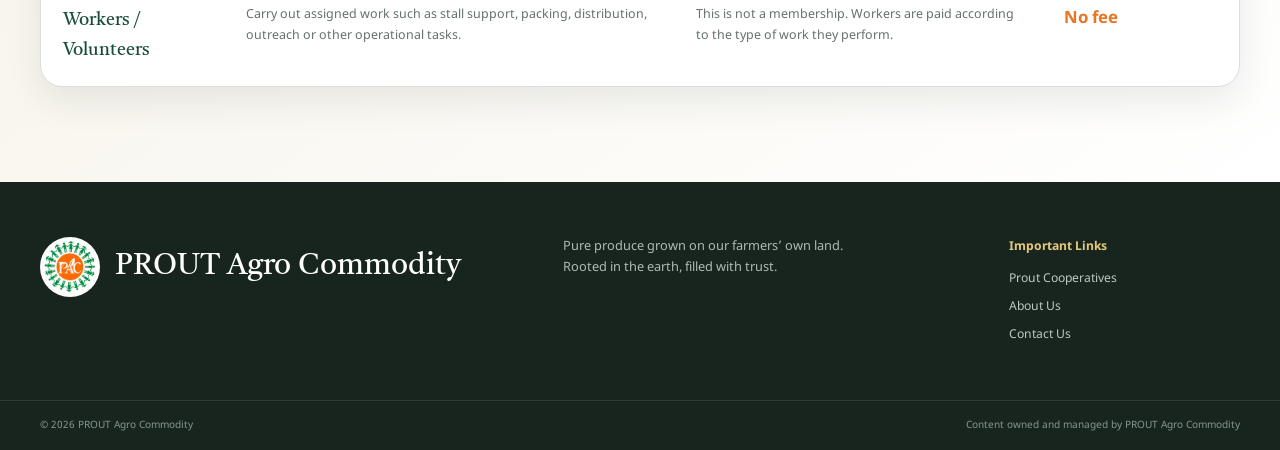
<file: pages/our-members.html>
<!doctype html>
<html lang="en">
<head>
    <meta charset="utf-8">
    <meta name="viewport" content="width=device-width,initial-scale=1">
    <meta name="description" content="Meet the members and community behind PROUT Agro Commodity.">
    <meta name="robots" content="index,follow,max-image-preview:large">
    <meta name="theme-color" content="#174c38">
    <meta property="og:title" content="Our Members | PROUT Agro Commodity">
    <meta property="og:description" content="Our people, our strength.">
    <meta property="og:image" content="https://proutagrocommodity.com/media/meta/og-products.png">
    <link rel="icon" href="../media/meta/favicon.ico">
    <link rel="apple-touch-icon" href="../media/meta/apple-touch-icon.png">
    <link rel="manifest" href="../media/meta/site.webmanifest">
    <title>Our Members | PROUT Agro Commodity</title>
    <link rel="stylesheet" href="../css/style.css">
    <script src="../js/main.js" defer></script>
</head>
<body>
<a class="skip-link" href="#mukhya">Skip to main content</a>
<div class="top-strip">
    <div class="container"><span>A Self Help Group Initiative</span>
        <div><a href="#mukhya">Skip to content</a><span class="language-switch" aria-label="Language selection"><button
                class="active" type="button" data-language="en">English</button><button type="button"
                                                                                        data-language="hi">हिंदी</button></span>
            <button type="button" data-size="minus" aria-label="Decrease text size">A−</button>
            <button type="button" data-size="reset" aria-label="Reset text size">A</button>
            <button type="button" data-size="plus" aria-label="Increase text size">A+</button>
        </div>
    </div>
</div>
<header class="site-header">
    <div class="container identity-row"><a class="brand" href="../index.html"
                                           aria-label="PROUT Agro Commodity home page"><span class="brand-seal"
                                                                                             aria-hidden="true"></span><span><strong>PROUT Agro Commodity</strong></span></a>
    </div>
    <div class="nav-bar">
        <div class="container nav-wrap">
            <button class="nav-toggle" type="button" aria-expanded="false" aria-controls="site-nav"><span
                    class="sr-only">Open menu</span><span></span><span></span><span></span></button>
            <nav id="site-nav" class="site-nav" aria-label="Primary navigation"></nav>
        </div>
    </div>
</header>
<main id="mukhya" class="members-page-main">
    <section class="page-banner">
        <div class="container"><p>About / Our Members</p>
            <h1>Our Members</h1><span>Our people, our strength</span></div>
    </section>
    <section class="members-directory" aria-labelledby="members-directory-title">
        <div class="members-directory-heading"><h2 id="members-directory-title">Our Members</h2>
            <p>Our people, our strength</p></div>
        <section class="member-category" aria-labelledby="category-a-title"><h3 id="category-a-title">Member Category
            A</h3>
            <div class="member-card-grid">
                <article class="member-flip-card">
                    <div class="member-card-inner">
                        <div class="member-card-face member-card-front"><img class="member-avatar"
                                                                             src="../media/members/member1.jpeg"
                                                                             alt="Member Name 01"><h4>Member Name
                            01</h4>
                            <p class="member-position">President</p>
                            <button class="member-more" type="button" data-flip-card aria-expanded="false">More info
                            </button>
                        </div>
                        <div class="member-card-face member-card-back"><h4>Member Name 01</h4>
                            <dl>
                                <dt>Member since</dt>
                                <dd>2022</dd>
                                <dt>Role</dt>
                                <dd>President</dd>
                            </dl>
                            <p>Lorem ipsum dolor sit amet, consectetur adipiscing elit. Committed to cooperative
                                leadership and community progress.</p>
                            <button class="member-more" type="button" data-flip-card aria-expanded="false">Back</button>
                        </div>
                    </div>
                </article>
                <article class="member-flip-card">
                    <div class="member-card-inner">
                        <div class="member-card-face member-card-front"><img class="member-avatar"
                                                                             src="../media/members/member1.jpeg"
                                                                             alt="Member Name 02"><h4>Member Name
                            02</h4>
                            <p class="member-position">Treasurer</p>
                            <button class="member-more" type="button" data-flip-card aria-expanded="false">More info
                            </button>
                        </div>
                        <div class="member-card-face member-card-back"><h4>Member Name 02</h4>
                            <dl>
                                <dt>Member since</dt>
                                <dd>2023</dd>
                                <dt>Role</dt>
                                <dd>Treasurer</dd>
                            </dl>
                            <p>Lorem ipsum dolor sit amet, consectetur adipiscing elit. Supports transparent accounts
                                and responsible resource management.</p>
                            <button class="member-more" type="button" data-flip-card aria-expanded="false">Back</button>
                        </div>
                    </div>
                </article>
                <article class="member-flip-card">
                    <div class="member-card-inner">
                        <div class="member-card-face member-card-front"><img class="member-avatar"
                                                                             src="../media/members/member2.jpeg"
                                                                             alt="Member Name 03"><h4>Member Name
                            03</h4>
                            <p class="member-position">Guide</p>
                            <button class="member-more" type="button" data-flip-card aria-expanded="false">More info
                            </button>
                        </div>
                        <div class="member-card-face member-card-back"><h4>Member Name 03</h4>
                            <dl>
                                <dt>Member since</dt>
                                <dd>2021</dd>
                                <dt>Role</dt>
                                <dd>Guide</dd>
                            </dl>
                            <p>Lorem ipsum dolor sit amet, consectetur adipiscing elit. Shares practical knowledge and
                                supports cooperative planning.</p>
                            <button class="member-more" type="button" data-flip-card aria-expanded="false">Back</button>
                        </div>
                    </div>
                </article>
                <article class="member-flip-card">
                    <div class="member-card-inner">
                        <div class="member-card-face member-card-front"><img class="member-avatar"
                                                                             src="../media/members/member3.jpeg"
                                                                             alt="Member Name 10"><h4>Member Name
                            10</h4>
                            <p class="member-position">Secretary</p>
                            <button class="member-more" type="button" data-flip-card
                                    aria-label="More info about Member Name 10" aria-expanded="false">More info
                            </button>
                        </div>
                        <div class="member-card-face member-card-back"><h4>Member Name 10</h4>
                            <dl>
                                <dt>Member since</dt>
                                <dd>2022</dd>
                                <dt>Role</dt>
                                <dd>Secretary</dd>
                            </dl>
                            <p>Lorem ipsum dolor sit amet, consectetur adipiscing elit. Supports records, meetings and
                                member communication.</p>
                            <button class="member-more" type="button" data-flip-card
                                    aria-label="Return to Member Name 10 portrait" aria-expanded="false">Back
                            </button>
                        </div>
                    </div>
                </article>
            </div>
        </section>
        <section class="member-category" aria-labelledby="category-b-title"><h3 id="category-b-title">Member Category
            B</h3>
            <div class="member-card-grid">
                <article class="member-flip-card">
                    <div class="member-card-inner">
                        <div class="member-card-face member-card-front"><img class="member-avatar"
                                                                             src="../media/members/member3.jpeg"
                                                                             alt="Member Name 04"><h4>Member Name
                            04</h4>
                            <p class="member-position">Volunteer</p>
                            <button class="member-more" type="button" data-flip-card aria-expanded="false">More info
                            </button>
                        </div>
                        <div class="member-card-face member-card-back"><h4>Member Name 04</h4>
                            <dl>
                                <dt>Member since</dt>
                                <dd>2024</dd>
                                <dt>Role</dt>
                                <dd>Volunteer</dd>
                            </dl>
                            <p>Lorem ipsum dolor sit amet, consectetur adipiscing elit. Helps organise outreach and
                                weekly operations.</p>
                            <button class="member-more" type="button" data-flip-card aria-expanded="false">Back</button>
                        </div>
                    </div>
                </article>
                <article class="member-flip-card">
                    <div class="member-card-inner">
                        <div class="member-card-face member-card-front"><img class="member-avatar"
                                                                             src="../media/members/member4.jpeg"
                                                                             alt="Member Name 05"><h4>Member Name
                            05</h4>
                            <p class="member-position">Producer Member</p>
                            <button class="member-more" type="button" data-flip-card aria-expanded="false">More info
                            </button>
                        </div>
                        <div class="member-card-face member-card-back"><h4>Member Name 05</h4>
                            <dl>
                                <dt>Member since</dt>
                                <dd>2022</dd>
                                <dt>Role</dt>
                                <dd>Producer Member</dd>
                            </dl>
                            <p>Lorem ipsum dolor sit amet, consectetur adipiscing elit. Contributes to cultivation and
                                crop-quality oversight.</p>
                            <button class="member-more" type="button" data-flip-card aria-expanded="false">Back</button>
                        </div>
                    </div>
                </article>
                <article class="member-flip-card">
                    <div class="member-card-inner">
                        <div class="member-card-face member-card-front"><img class="member-avatar"
                                                                             src="../media/members/member1.jpeg"
                                                                             alt="Member Name 06"><h4>Member Name
                            06</h4>
                            <p class="member-position">Coordinator</p>
                            <button class="member-more" type="button" data-flip-card aria-expanded="false">More info
                            </button>
                        </div>
                        <div class="member-card-face member-card-back"><h4>Member Name 06</h4>
                            <dl>
                                <dt>Member since</dt>
                                <dd>2023</dd>
                                <dt>Role</dt>
                                <dd>Coordinator</dd>
                            </dl>
                            <p>Lorem ipsum dolor sit amet, consectetur adipiscing elit. Coordinates communication
                                between member teams.</p>
                            <button class="member-more" type="button" data-flip-card aria-expanded="false">Back</button>
                        </div>
                    </div>
                </article>
                <article class="member-flip-card">
                    <div class="member-card-inner">
                        <div class="member-card-face member-card-front"><img class="member-avatar"
                                                                             src="../media/members/member1.jpeg"
                                                                             alt="Member Name 11"><h4>Member Name
                            11</h4>
                            <p class="member-position">Operations Lead</p>
                            <button class="member-more" type="button" data-flip-card
                                    aria-label="More info about Member Name 11" aria-expanded="false">More info
                            </button>
                        </div>
                        <div class="member-card-face member-card-back"><h4>Member Name 11</h4>
                            <dl>
                                <dt>Member since</dt>
                                <dd>2023</dd>
                                <dt>Role</dt>
                                <dd>Operations Lead</dd>
                            </dl>
                            <p>Lorem ipsum dolor sit amet, consectetur adipiscing elit. Helps coordinate processing and
                                everyday operations.</p>
                            <button class="member-more" type="button" data-flip-card
                                    aria-label="Return to Member Name 11 portrait" aria-expanded="false">Back
                            </button>
                        </div>
                    </div>
                </article>
            </div>
        </section>
        <section class="member-category" aria-labelledby="category-c-title"><h3 id="category-c-title">Member Category
            C</h3>
            <div class="member-card-grid">
                <article class="member-flip-card">
                    <div class="member-card-inner">
                        <div class="member-card-face member-card-front"><img class="member-avatar"
                                                                             src="../media/members/member1.jpeg"
                                                                             alt="Member Name 07"><h4>Member Name
                            07</h4>
                            <p class="member-position">Quality Lead</p>
                            <button class="member-more" type="button" data-flip-card aria-expanded="false">More info
                            </button>
                        </div>
                        <div class="member-card-face member-card-back"><h4>Member Name 07</h4>
                            <dl>
                                <dt>Member since</dt>
                                <dd>2021</dd>
                                <dt>Role</dt>
                                <dd>Quality Lead</dd>
                            </dl>
                            <p>Lorem ipsum dolor sit amet, consectetur adipiscing elit. Oversees preparation, packaging
                                and product standards.</p>
                            <button class="member-more" type="button" data-flip-card aria-expanded="false">Back</button>
                        </div>
                    </div>
                </article>
                <article class="member-flip-card">
                    <div class="member-card-inner">
                        <div class="member-card-face member-card-front"><img class="member-avatar"
                                                                             src="../media/members/member2.jpeg"
                                                                             alt="Member Name 08"><h4>Member Name
                            08</h4>
                            <p class="member-position">Community Partner</p>
                            <button class="member-more" type="button" data-flip-card aria-expanded="false">More info
                            </button>
                        </div>
                        <div class="member-card-face member-card-back"><h4>Member Name 08</h4>
                            <dl>
                                <dt>Member since</dt>
                                <dd>2024</dd>
                                <dt>Role</dt>
                                <dd>Community Partner</dd>
                            </dl>
                            <p>Lorem ipsum dolor sit amet, consectetur adipiscing elit. Builds local connections and
                                supports development.</p>
                            <button class="member-more" type="button" data-flip-card aria-expanded="false">Back</button>
                        </div>
                    </div>
                </article>
                <article class="member-flip-card">
                    <div class="member-card-inner">
                        <div class="member-card-face member-card-front"><img class="member-avatar"
                                                                             src="../media/members/member4.jpeg"
                                                                             alt="Member Name 09"><h4>Member Name
                            09</h4>
                            <p class="member-position">Volunteer</p>
                            <button class="member-more" type="button" data-flip-card aria-expanded="false">More info
                            </button>
                        </div>
                        <div class="member-card-face member-card-back"><h4>Member Name 09</h4>
                            <dl>
                                <dt>Member since</dt>
                                <dd>2023</dd>
                                <dt>Role</dt>
                                <dd>Volunteer</dd>
                            </dl>
                            <p>Lorem ipsum dolor sit amet, consectetur adipiscing elit. Supports customer outreach and
                                Sunday stall activities.</p>
                            <button class="member-more" type="button" data-flip-card aria-expanded="false">Back</button>
                        </div>
                    </div>
                </article>
                <article class="member-flip-card">
                    <div class="member-card-inner">
                        <div class="member-card-face member-card-front"><img class="member-avatar"
                                                                             src="../media/members/member1.jpeg"
                                                                             alt="Member Name 12"><h4>Member Name
                            12</h4>
                            <p class="member-position">Outreach Lead</p>
                            <button class="member-more" type="button" data-flip-card
                                    aria-label="More info about Member Name 12" aria-expanded="false">More info
                            </button>
                        </div>
                        <div class="member-card-face member-card-back"><h4>Member Name 12</h4>
                            <dl>
                                <dt>Member since</dt>
                                <dd>2024</dd>
                                <dt>Role</dt>
                                <dd>Outreach Lead</dd>
                            </dl>
                            <p>Lorem ipsum dolor sit amet, consectetur adipiscing elit. Connects the cooperative with
                                customers and local communities.</p>
                            <button class="member-more" type="button" data-flip-card
                                    aria-label="Return to Member Name 12 portrait" aria-expanded="false">Back
                            </button>
                        </div>
                    </div>
                </article>
            </div>
        </section>
    </section>
    <section class="section members-gallery-section" aria-labelledby="gallery-title">
        <div class="container gallery-heading"><p class="section-tag">Together in action</p>
            <h2 id="gallery-title">Faces of our cooperative</h2>
            <p>Shared work, shared purpose and shared progress.</p></div>
        <div class="members-marquee" aria-label="PROUT Agro Commodity member photographs">
            <div class="members-track">
                <div class="members-set">
                    <figure class="member-photo portrait"><img src="../media/members/member1.jpeg"
                                                               alt="PROUT Agro Commodity members gathered indoors">
                        <figcaption><strong>Lorem ipsum dolor</strong><span>Lorem ipsum dolor sit amet.</span>
                        </figcaption>
                    </figure>
                    <figure class="member-photo portrait"><img src="../media/members/member1.jpeg"
                                                               alt="Members standing with PAC products">
                        <figcaption><strong>Lorem ipsum dolor</strong><span>Lorem ipsum dolor sit amet.</span>
                        </figcaption>
                    </figure>
                    <figure class="member-photo portrait"><img src="../media/members/member2.jpeg"
                                                               alt="Members presenting PAC produce outdoors">
                        <figcaption><strong>Lorem ipsum dolor</strong><span>Lorem ipsum dolor sit amet.</span>
                        </figcaption>
                    </figure>
                    <div class="member-photo-pair">
                        <figure class="member-photo landscape"><img src="../media/members/member3.jpeg"
                                                                    alt="PAC members together around a product stall">
                            <figcaption><strong>Lorem ipsum dolor</strong><span>Lorem ipsum dolor sit amet.</span>
                            </figcaption>
                        </figure>
                        <figure class="member-photo landscape"><img src="../media/members/member4.jpeg"
                                                                    alt="PAC cooperative group portrait">
                            <figcaption><strong>Lorem ipsum dolor</strong><span>Lorem ipsum dolor sit amet.</span>
                            </figcaption>
                        </figure>
                    </div>
                </div>
                <div class="members-set" aria-hidden="true">
                    <figure class="member-photo portrait"><img src="../media/members/member1.jpeg" alt="">
                        <figcaption><strong>Lorem ipsum dolor</strong><span>Lorem ipsum dolor sit amet.</span>
                        </figcaption>
                    </figure>
                    <figure class="member-photo portrait"><img src="../media/members/member1.jpeg" alt="">
                        <figcaption><strong>Lorem ipsum dolor</strong><span>Lorem ipsum dolor sit amet.</span>
                        </figcaption>
                    </figure>
                    <figure class="member-photo portrait"><img src="../media/members/member2.jpeg" alt="">
                        <figcaption><strong>Lorem ipsum dolor</strong><span>Lorem ipsum dolor sit amet.</span>
                        </figcaption>
                    </figure>
                    <div class="member-photo-pair">
                        <figure class="member-photo landscape"><img src="../media/members/member3.jpeg" alt="">
                            <figcaption><strong>Lorem ipsum dolor</strong><span>Lorem ipsum dolor sit amet.</span>
                            </figcaption>
                        </figure>
                        <figure class="member-photo landscape"><img src="../media/members/member4.jpeg" alt="">
                            <figcaption><strong>Lorem ipsum dolor</strong><span>Lorem ipsum dolor sit amet.</span>
                            </figcaption>
                        </figure>
                    </div>
                </div>
            </div>
        </div>
    </section>
    <section class="section join-pac-section" aria-labelledby="members-join-pac-title">
        <div class="container">
            <div class="join-pac-heading">
                <div><p class="section-tag">Become a member</p>
                    <h2 id="members-join-pac-title">Join PAC</h2>
                    <p>Choose the membership that best matches how you would like to participate in and support the
                        cooperative.</p></div>
                <a class="join-pac-button"
                   href="https://api.whatsapp.com/send?text=Hello%20PROUT%20Agro%20Commodity%2C%20I%20would%20like%20to%20enquire%20about%20PAC%20membership%20registration."
                   target="_blank" rel="noopener"><img src="../media/whatsapp.svg" alt="" aria-hidden="true"><span>Enquire for registration</span></a>
            </div>
            <div class="membership-table-wrap">
                <table class="membership-table">
                    <caption class="sr-only">PAC membership options and annual subscription prices</caption>
                    <thead>
                    <tr>
                        <th scope="col">Membership</th>
                        <th scope="col">Responsibilities</th>
                        <th scope="col">Benefits</th>
                        <th scope="col">Annual subscription</th>
                    </tr>
                    </thead>
                    <tbody>
                    <tr>
                        <th scope="row">Volunteer Member</th>
                        <td>Participating in meetings, stall support and cooperative activities.</td>
                        <td>Profit sharing and 10% discount on products.</td>
                        <td><strong>₹5,500</strong> / year</td>
                    </tr>
                    <tr>
                        <th scope="row">Producer Member</th>
                        <td>Responsible cultivation, produce contribution and quality coordination.</td>
                        <td>Market access, profit sharing and 10% discount on products.</td>
                        <td><strong>₹7,500</strong> / year</td>
                    </tr>
                    <tr>
                        <th scope="row">Processing Member</th>
                        <td>Supporting cleaning, processing, packaging and quality oversight.</td>
                        <td>Skill development, profit sharing and 10% discount on products.</td>
                        <td><strong>₹6,500</strong> / year</td>
                    </tr>
                    <tr>
                        <th scope="row">Supporter Member</th>
                        <td>Community outreach, event assistance and cooperative promotion.</td>
                        <td>Member updates, event participation and 10% discount on products.</td>
                        <td><strong>₹3,500</strong> / year</td>
                    </tr>
                    </tbody>
                </table>
            </div>
        </div>
    </section>
</main>
<footer>
    <div class="container footer-main"><a class="brand footer-brand" href="../index.html"><span class="brand-seal"
                                                                                                aria-hidden="true"></span><span><strong>PROUT Agro Commodity</strong></span></a>
        <p>Pure produce grown on our farmers’ own land.<br>Rooted in the earth, filled with trust.</p>
        <div><strong>Important Links</strong><a href="pac-cooperative.html#prout-cooperatives">Prout Cooperatives</a><a
                href="pac-cooperative.html">About Us</a><a href="contact.html">Contact Us</a></div>
    </div>
    <div class="footer-bottom">
        <div class="container"><span>© <span data-year></span> PROUT Agro Commodity</span><span>Content owned and managed by PROUT Agro Commodity</span>
        </div>
    </div>
</footer>
</body>
</html>
</file>
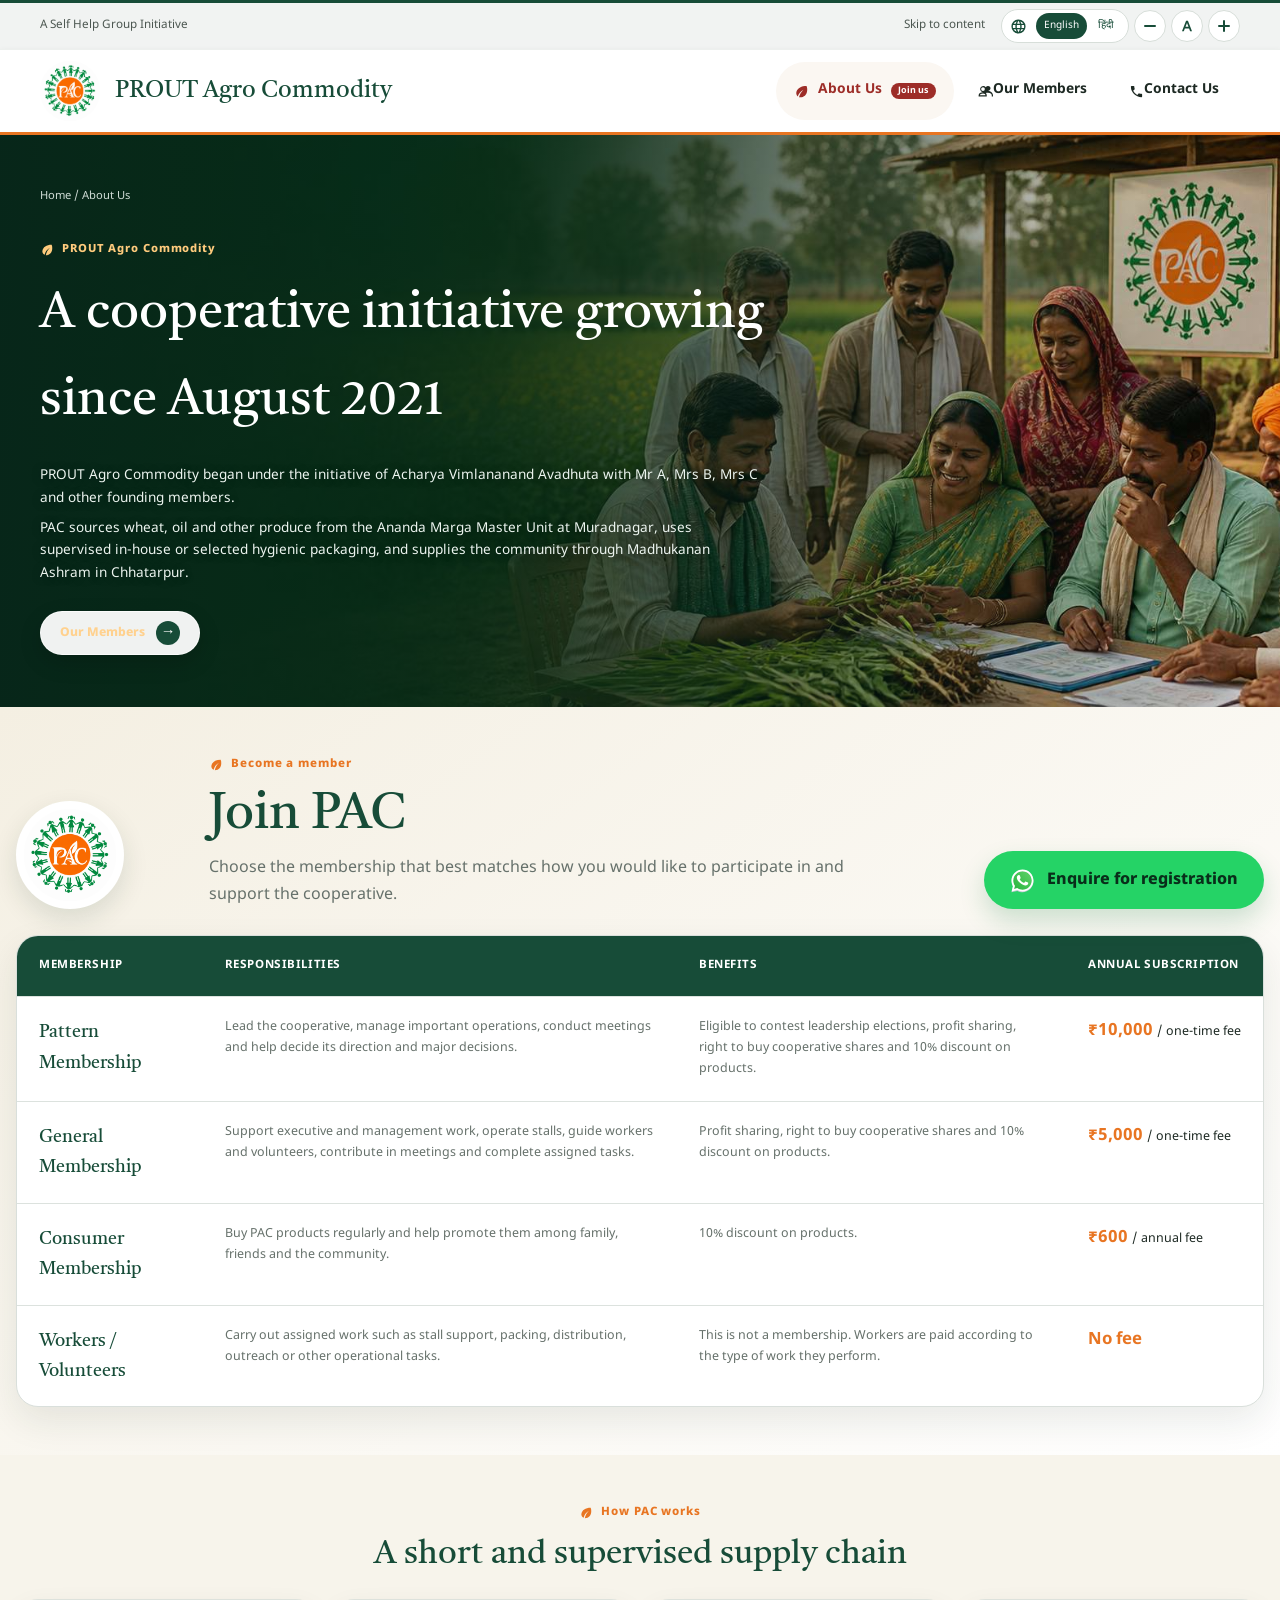
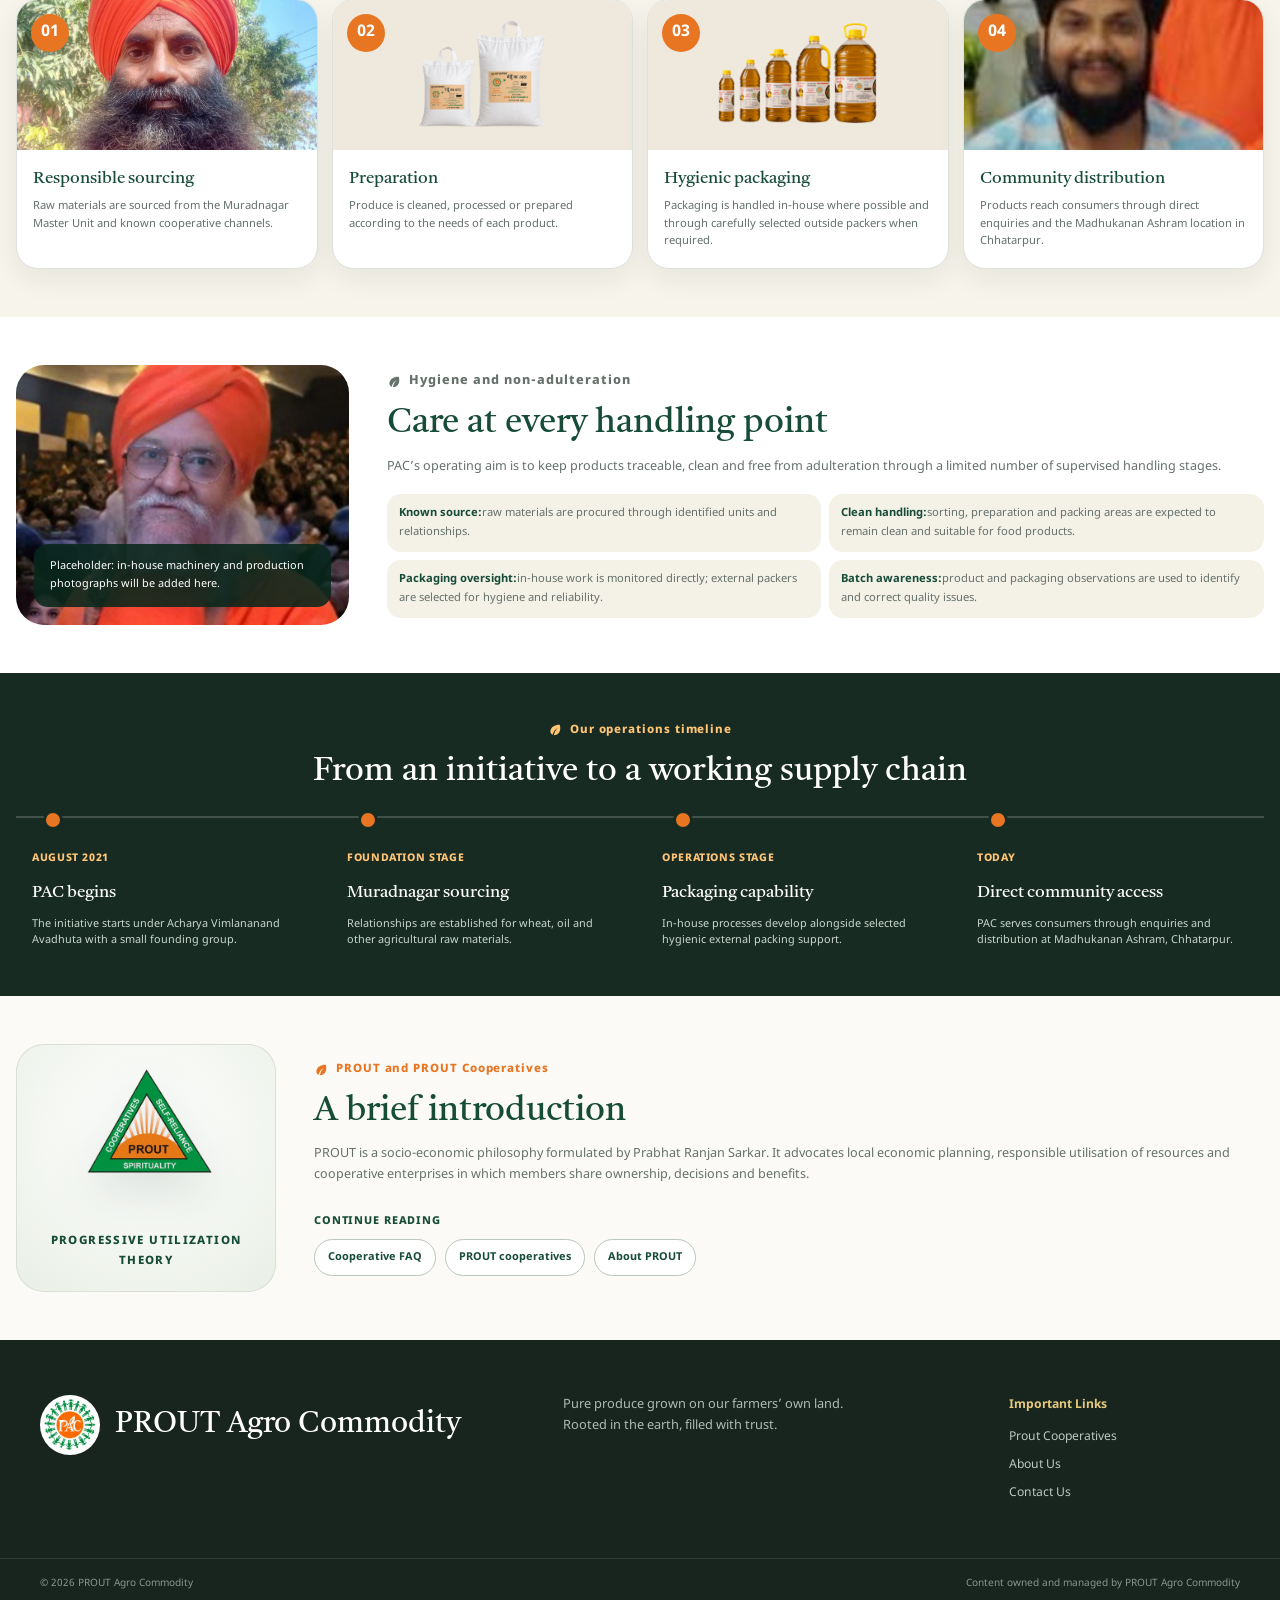
<file: pages/pac-cooperative.html>
<!doctype html>
<html lang="en">
<head>
    <meta charset="utf-8">
    <meta name="viewport" content="width=device-width,initial-scale=1">
    <meta name="description"
          content="Learn about PROUT Cooperatives and the story, sourcing, hygiene standards and operations of PROUT Agro Commodity.">
    <meta name="robots" content="index,follow,max-image-preview:large">
    <meta name="theme-color" content="#174c38">
    <meta property="og:title" content="About Us | PROUT Agro Commodity">
    <meta property="og:description"
          content="PROUT principles, cooperative practice and the story of PROUT Agro Commodity.">
    <meta property="og:image" content="https://proutagrocommodity.com/media/meta/og-products.png">
    <link rel="icon" href="../media/meta/favicon.ico">
    <link rel="apple-touch-icon" href="../media/meta/apple-touch-icon.png">
    <link rel="manifest" href="../media/meta/site.webmanifest">
    <title>About Us | PROUT Agro Commodity</title>
    <link rel="stylesheet" href="../css/style.css">
    <script src="../js/main.js" defer></script>
</head>
<body>
<a class="skip-link" href="#mukhya">Skip to main content</a>
<div class="top-strip">
    <div class="container"><span>A Self Help Group Initiative</span>
        <div><a href="#mukhya">Skip to content</a><span class="language-switch" aria-label="Language selection"><button
                class="active" type="button" data-language="en">English</button><button type="button"
                                                                                        data-language="hi">हिंदी</button></span>
            <button type="button" data-size="minus" aria-label="Decrease text size">A−</button>
            <button type="button" data-size="reset" aria-label="Reset text size">A</button>
            <button type="button" data-size="plus" aria-label="Increase text size">A+</button>
        </div>
    </div>
</div>
<header class="site-header">
    <div class="container identity-row"><a class="brand" href="../index.html"
                                           aria-label="PROUT Agro Commodity home page"><span class="brand-seal"
                                                                                             aria-hidden="true"></span><span><strong>PROUT Agro Commodity</strong></span></a>
    </div>
    <div class="nav-bar">
        <div class="container nav-wrap">
            <button class="nav-toggle" type="button" aria-expanded="false" aria-controls="site-nav"><span
                    class="sr-only">Open menu</span><span></span><span></span><span></span></button>
            <nav id="site-nav" class="site-nav" aria-label="Primary navigation"></nav>
        </div>
    </div>
</header>
<main id="mukhya" class="about-us-main">
    <section class="page-banner about-intro-hero">
        <div class="container"><p>Home / About Us</p>
            <div class="about-intro-copy"><p class="section-tag light">PROUT Agro Commodity</p>
                <h1>A cooperative initiative growing since August 2021</h1>
                <p>PROUT Agro Commodity began under the initiative of Acharya Vimlananand Avadhuta with Mr A, Mrs B, Mrs
                    C and other founding members.</p>
                <p>PAC sources wheat, oil and other produce from the Ananda Marga Master Unit at Muradnagar, uses
                    supervised in-house or selected hygienic packaging, and supplies the community through Madhukanan
                    Ashram in Chhatarpur.</p><a class="about-members-button"
                                                href="our-members.html"><span>Our Members</span><b
                        aria-hidden="true">→</b></a></div>
        </div>
    </section>
    <section id="prout-cooperatives" class="section prout-story">
        <div class="container prout-story-grid">
            <div class="prout-emblem"><img src="../media/ic_prout_transparent.png" alt="PROUT emblem"><span>Progressive Utilization Theory</span>
            </div>
            <div class="prout-story-copy"><p class="section-tag">PROUT and PROUT Cooperatives</p>
                <h2>A brief introduction</h2>
                <p>PROUT is a socio-economic philosophy formulated by Prabhat Ranjan Sarkar. It advocates local economic
                    planning, responsible utilisation of resources and cooperative enterprises in which members share
                    ownership, decisions and benefits.</p>
                <div class="about-source-links"><span>Continue reading</span><a
                        href="https://proutglobe.org/2001/09/faq-cooperatives/" target="_blank" rel="noopener">Cooperative
                    FAQ</a><a href="https://proutglobe.org/2012/01/14678/" target="_blank" rel="noopener">PROUT
                    cooperatives</a><a href="https://en.wikipedia.org/wiki/Progressive_utilization_theory"
                                       target="_blank" rel="noopener">About PROUT</a></div>
            </div>
        </div>
    </section>
    <section class="section prout-principles">
        <div class="container">
            <div class="center-title compact-title"><p class="section-tag">The cooperative idea</p>
                <h2>Four principles in practice</h2></div>
            <div class="prout-principle-grid">
                <article><span>01</span>
                    <h3>Economic democracy</h3>
                    <p>Local people participate in decisions that shape their livelihoods and regional economy.</p>
                </article>
                <article><span>02</span>
                    <h3>Progressive utilisation</h3>
                    <p>Material, human and natural resources are used carefully, efficiently and for broad welfare.</p>
                </article>
                <article><span>03</span>
                    <h3>Decentralised planning</h3>
                    <p>Planning begins with local needs, conditions, skills, raw materials and purchasing capacity.</p>
                </article>
                <article><span>04</span>
                    <h3>Cooperative enterprise</h3>
                    <p>Members combine work, responsibility and shared benefit while remaining accountable for
                        quality.</p></article>
            </div>
            <div class="prout-table-wrap">
                <table class="prout-table">
                    <thead>
                    <tr>
                        <th>Theme</th>
                        <th>What it means</th>
                        <th>Cooperative expression</th>
                    </tr>
                    </thead>
                    <tbody>
                    <tr>
                        <th>Ownership</th>
                        <td>Economic participation should not be separated from responsibility.</td>
                        <td>Members contribute, deliberate and share results.</td>
                    </tr>
                    <tr>
                        <th>Local economy</th>
                        <td>Resources should strengthen the area and people from which they arise.</td>
                        <td>Local sourcing, local skills and local distribution are prioritised.</td>
                    </tr>
                    <tr>
                        <th>Production</th>
                        <td>Utility and public need guide production alongside financial viability.</td>
                        <td>Quality essentials are produced transparently and without unnecessary intermediaries.</td>
                    </tr>
                    <tr>
                        <th>Development</th>
                        <td>Progress includes material security, social wellbeing and care for living systems.</td>
                        <td>Economic work is evaluated by its benefit to members, consumers and the environment.</td>
                    </tr>
                    </tbody>
                </table>
            </div>
        </div>
    </section>
    <section class="section prout-founder">
        <div class="container prout-founder-grid"><img src="../media/pr_sarkar.jpg"
                                                       alt="Prabhat Ranjan Sarkar, propounder of PROUT">
            <div><p class="section-tag">Origins of the philosophy</p>
                <h2>Prabhat Ranjan Sarkar</h2>
                <p>Sarkar began developing PROUT in 1959 and formally outlined its principles in the early 1960s. The
                    philosophy is associated with his broader Neohumanist outlook, which extends care and moral
                    consideration beyond human society to animals, plants and the natural world.</p>
                <p>For PROUT, cooperatives connect this ethical outlook with everyday economics: shared management,
                    productive work, fair distribution and resilient local communities.</p>
                <div class="about-source-links"><span>Further reading</span><a
                        href="https://proutglobe.org/2001/09/faq-cooperatives/" target="_blank" rel="noopener">FAQ on
                    cooperatives</a><a href="https://proutglobe.org/2012/01/14678/" target="_blank" rel="noopener">PROUT
                    cooperative perspectives</a><a href="https://en.wikipedia.org/wiki/Progressive_utilization_theory"
                                                   target="_blank" rel="noopener">Progressive Utilization Theory</a>
                </div>
            </div>
        </div>
    </section>
    <section class="section pac-story" aria-hidden="true"></section>
    <section class="section pac-process">
        <div class="container">
            <div class="center-title compact-title"><p class="section-tag">How PAC works</p>
                <h2>A short and supervised supply chain</h2></div>
            <div class="pac-process-grid">
                <article><b>01</b><img src="../media/members/member2.jpeg" alt="PAC members with agricultural produce">
                    <h3>Responsible sourcing</h3>
                    <p>Raw materials are sourced from the Muradnagar Master Unit and known cooperative channels.</p>
                </article>
                <article><b>02</b><img src="../media/products/pac_wheat-fg.png" alt="PAC packaged wheat product">
                    <h3>Preparation</h3>
                    <p>Produce is cleaned, processed or prepared according to the needs of each product.</p></article>
                <article><b>03</b><img src="../media/products/pac_mustard-oil-fg.png" alt="PAC packaged mustard oil">
                    <h3>Hygienic packaging</h3>
                    <p>Packaging is handled in-house where possible and through carefully selected outside packers when
                        required.</p></article>
                <article><b>04</b><img src="../media/members/member3.jpeg"
                                       alt="PAC members supporting product distribution">
                    <h3>Community distribution</h3>
                    <p>Products reach consumers through direct enquiries and the Madhukanan Ashram location in
                        Chhatarpur.</p></article>
            </div>
        </div>
    </section>
    <section class="section quality-section">
        <div class="container quality-grid">
            <div class="quality-photo"><img src="../media/members/member1.jpeg"
                                            alt="PAC members standing with packaged products"><span>Placeholder: in-house machinery and production photographs will be added here.</span>
            </div>
            <div><p class="section-tag">Hygiene and non-adulteration</p>
                <h2>Care at every handling point</h2>
                <p>PAC’s operating aim is to keep products traceable, clean and free from adulteration through a limited
                    number of supervised handling stages.</p>
                <ul>
                    <li><strong>Known source:</strong> raw materials are procured through identified units and
                        relationships.
                    </li>
                    <li><strong>Clean handling:</strong> sorting, preparation and packing areas are expected to remain
                        clean and suitable for food products.
                    </li>
                    <li><strong>Packaging oversight:</strong> in-house work is monitored directly; external packers are
                        selected for hygiene and reliability.
                    </li>
                    <li><strong>Batch awareness:</strong> product and packaging observations are used to identify and
                        correct quality issues.
                    </li>
                </ul>
            </div>
        </div>
    </section>
    <section class="section operations-timeline">
        <div class="container">
            <div class="center-title compact-title"><p class="section-tag">Our operations timeline</p>
                <h2>From an initiative to a working supply chain</h2></div>
            <ol>
                <li><span>August 2021</span><strong>PAC begins</strong>
                    <p>The initiative starts under Acharya Vimlananand Avadhuta with a small founding group.</p></li>
                <li><span>Foundation stage</span><strong>Muradnagar sourcing</strong>
                    <p>Relationships are established for wheat, oil and other agricultural raw materials.</p></li>
                <li><span>Operations stage</span><strong>Packaging capability</strong>
                    <p>In-house processes develop alongside selected hygienic external packing support.</p></li>
                <li><span>Today</span><strong>Direct community access</strong>
                    <p>PAC serves consumers through enquiries and distribution at Madhukanan Ashram, Chhatarpur.</p>
                </li>
            </ol>
        </div>
    </section>
    <section class="section join-pac-section" aria-labelledby="join-pac-title">
        <div class="container">
            <div class="join-pac-heading"><img class="join-pac-logo" src="../media/logo.png"
                                               alt="PROUT Agro Commodity logo">
                <div><p class="section-tag">Become a member</p>
                    <h2 id="join-pac-title">Join PAC</h2>
                    <p>Choose the membership that best matches how you would like to participate in and support the
                        cooperative.</p></div>
                <a class="join-pac-button"
                   href="https://api.whatsapp.com/send?text=Hello%20PROUT%20Agro%20Commodity%2C%20I%20would%20like%20to%20enquire%20about%20PAC%20membership%20registration."
                   target="_blank" rel="noopener"><img src="../media/whatsapp.svg" alt="" aria-hidden="true"><span>Enquire for registration</span></a>
            </div>
            <div class="membership-table-wrap">
                <table class="membership-table">
                    <caption class="sr-only">PAC membership options and annual subscription prices</caption>
                    <thead>
                    <tr>
                        <th scope="col">Membership</th>
                        <th scope="col">Responsibilities</th>
                        <th scope="col">Benefits</th>
                        <th scope="col">Annual subscription</th>
                    </tr>
                    </thead>
                    <tbody>
                    <tr>
                        <th scope="row">Volunteer Member</th>
                        <td>Participating in meetings, stall support and cooperative activities.</td>
                        <td>Profit sharing and 10% discount on products.</td>
                        <td><strong>₹5,500</strong> / year</td>
                    </tr>
                    <tr>
                        <th scope="row">Producer Member</th>
                        <td>Responsible cultivation, produce contribution and quality coordination.</td>
                        <td>Market access, profit sharing and 10% discount on products.</td>
                        <td><strong>₹7,500</strong> / year</td>
                    </tr>
                    <tr>
                        <th scope="row">Processing Member</th>
                        <td>Supporting cleaning, processing, packaging and quality oversight.</td>
                        <td>Skill development, profit sharing and 10% discount on products.</td>
                        <td><strong>₹6,500</strong> / year</td>
                    </tr>
                    <tr>
                        <th scope="row">Supporter Member</th>
                        <td>Community outreach, event assistance and cooperative promotion.</td>
                        <td>Member updates, event participation and 10% discount on products.</td>
                        <td><strong>₹3,500</strong> / year</td>
                    </tr>
                    </tbody>
                </table>
            </div>
        </div>
    </section>
</main>
<footer>
    <div class="container footer-main"><a class="brand footer-brand" href="../index.html"><span class="brand-seal"
                                                                                                aria-hidden="true"></span><span><strong>PROUT Agro Commodity</strong></span></a>
        <p>Pure produce grown on our farmers’ own land.<br>Rooted in the earth, filled with trust.</p>
        <div><strong>Important Links</strong><a href="#prout-cooperatives">Prout Cooperatives</a><a
                href="pac-cooperative.html">About Us</a><a href="contact.html">Contact Us</a></div>
    </div>
    <div class="footer-bottom">
        <div class="container"><span>© <span data-year></span> PROUT Agro Commodity</span><span>Content owned and managed by PROUT Agro Commodity</span>
        </div>
    </div>
</footer>
</body>
</html>
</file>
<file: css/style.css>
@import url('https://fonts.googleapis.com/css2?family=Mukta:wght@400;500;600;700;800&family=Noto+Sans+Devanagari:wght@400;500;600;700;800&family=Noto+Serif+Devanagari:wght@400;500;600;700&family=Tiro+Devanagari+Hindi:ital@0;1&display=swap');
:root{--green:#174c38;--green2:#0d3828;--saffron:#e87522;--gold:#dca431;--cream:#f7f3e8;--paper:#fff;--ink:#1d2923;--muted:#66716b;--line:#dce2de;--red:#9d2d28;--dev:"Noto Sans Devanagari",sans-serif;--serif:"Tiro Devanagari Hindi",serif}html[lang="hi"]{--dev:"Mukta",sans-serif;--serif:"Noto Serif Devanagari",serif}*{box-sizing:border-box}html{scroll-behavior:smooth}body{margin:0;font-family:var(--dev);color:var(--ink);background:#fff;line-height:1.7}a{text-decoration:none;color:inherit}button,input{font:inherit}.container{width:min(1200px,calc(100% - 40px));margin:auto}.skip-link{position:absolute;left:-9999px;background:#fff;padding:8px;z-index:99}.skip-link:focus{left:8px}.sr-only{position:absolute;width:1px;height:1px;padding:0;margin:-1px;overflow:hidden;clip:rect(0,0,0,0);white-space:nowrap;border:0}
.top-strip{background:#f1f3f2;border-top:3px solid var(--green);font-size:.73rem;color:#4c5751}.top-strip .container{height:34px;display:flex;align-items:center;justify-content:space-between}.top-strip .container>div{display:flex;align-items:center;height:100%}.top-strip a{padding:0 15px;border-right:1px solid #ccd2ce}.top-strip button{height:100%;min-width:33px;border:0;border-right:1px solid #ccd2ce;background:transparent;color:var(--green);cursor:pointer}.site-header{background:#fff}.identity-row{height:112px;display:flex;align-items:center;justify-content:space-between;gap:35px}.brand{display:flex;align-items:center;gap:15px}.brand-seal{width:62px;height:62px;border:2px solid var(--green);border-radius:50%;position:relative;display:grid;place-items:center;background:#f5f1dc;color:var(--green)}.brand-seal:after{content:"";position:absolute;inset:4px;border:1px dashed var(--green);border-radius:50%}.brand-seal i,.brand-seal b{font-style:normal;font-family:var(--serif);font-size:21px;position:relative;z-index:1}.brand-seal b{color:var(--saffron);margin-left:-5px}.brand>span:last-child{display:flex;flex-direction:column;line-height:1.2}.brand strong{font-family:var(--serif);font-size:1.9rem;color:var(--green);font-weight:400}.brand small{font-size:.72rem;color:#5b665f;letter-spacing:.08em;margin-top:5px}.search{display:flex;border-bottom:2px solid var(--red);width:260px}.search input{border:0;background:transparent;padding:9px;width:100%;outline:none;font-size:.78rem}.search button{border:0;background:transparent;color:var(--red);font-size:1.2rem}.identity-badge{border-left:1px solid var(--line);padding-left:25px;display:flex;flex-direction:column;text-align:right;line-height:1.15;color:var(--green)}.identity-badge span{font-size:.7rem}.identity-badge strong{font-family:var(--serif);font-size:1.4rem;color:var(--saffron);font-weight:400}.identity-badge small{font-size:.6rem;margin-top:5px}.nav-bar{border-top:1px solid #edf0ee;border-bottom:3px solid var(--saffron);box-shadow:0 2px 6px rgba(20,50,35,.08)}.nav-wrap{height:58px;display:flex;align-items:stretch;justify-content:space-between}.site-nav{display:flex;align-items:stretch}.site-nav a{display:flex;align-items:center;padding:0 24px;font-weight:700;font-size:.86rem;border-right:1px solid #edf0ee;position:relative}.site-nav a:first-child{border-left:1px solid #edf0ee}.site-nav a.active,.site-nav a:hover{color:var(--red);background:#fbf7f2}.site-nav a.active:after{content:"";height:4px;background:var(--red);position:absolute;bottom:-3px;left:18px;right:18px}.nav-enquiry{display:flex;align-items:center;background:var(--green);color:white;padding:0 22px;font-size:.8rem;font-weight:700}.nav-toggle{display:none;border:0;background:transparent}.nav-toggle span:not(.sr-only){display:block;width:25px;height:2px;background:var(--green);margin:5px}
.hero{height:590px;position:relative;overflow:hidden;background:#e8dfca}.hero>img{width:100%;height:100%;object-fit:cover;object-position:center}.hero-shade{position:absolute;inset:0;background:linear-gradient(90deg,rgba(8,31,22,.83) 0%,rgba(8,31,22,.48) 35%,transparent 61%)}.hero-content{position:absolute;inset:0;display:flex;justify-content:center;flex-direction:column;color:white}.hero-kicker{display:inline-block;font-size:.78rem;letter-spacing:.08em;color:#ffe3a3;font-weight:700;margin:0 0 14px}.hero h1{font-family:var(--serif);font-size:clamp(3.4rem,6vw,6rem);font-weight:400;line-height:1.06;margin:0;text-shadow:0 2px 3px rgba(0,0,0,.15)}.hero h1 span{color:#ffb14d}.hero-content>p:not(.hero-kicker){max-width:580px;font-size:1.1rem;margin:22px 0 30px;color:#f2f5f3}.hero-actions{display:flex;gap:12px}.button{padding:13px 23px;font-weight:700;font-size:.86rem;display:inline-flex;align-items:center;justify-content:center;border-radius:2px}.saffron{background:var(--saffron);color:white}.outline{color:white;border:1px solid rgba(255,255,255,.72)}.pale{background:#fff;color:var(--green)}.hero-dots{position:absolute;bottom:22px;left:50%;display:flex;gap:8px}.hero-dots i{width:9px;height:9px;border-radius:50%;background:rgba(255,255,255,.6)}.hero-dots .current{width:26px;border-radius:5px;background:var(--saffron)}
.notice{height:48px;background:#eee;color:#27322c;border-bottom:1px solid #d6dad7;font-size:.76rem}.notice .container{height:100%;display:flex;align-items:center}.notice strong{height:100%;display:flex;align-items:center;gap:7px;white-space:nowrap;color:white;background:var(--red);padding:0 20px;position:relative}.notice strong:after{content:"";position:absolute;right:-12px;border-top:24px solid transparent;border-bottom:24px solid transparent;border-left:12px solid var(--red)}.ticker{overflow:hidden;margin-left:28px;white-space:nowrap}.ticker p{margin:0;animation:ticker 24s linear infinite}@keyframes ticker{from{transform:translateX(25%)}to{transform:translateX(-100%)}}.quick-links{background:#fff;border-bottom:1px solid var(--line);box-shadow:0 6px 15px rgba(20,50,35,.06)}.quick-grid{display:grid;grid-template-columns:repeat(4,1fr)}.quick-grid>a{min-height:105px;display:flex;align-items:center;gap:16px;padding:15px 30px;border-right:1px solid var(--line)}.quick-grid>a:first-child{border-left:1px solid var(--line)}.quick-icon{width:46px;height:46px;border-radius:50%;display:grid;place-items:center;background:#f5eee1;color:var(--saffron);font-size:1.4rem}.quick-grid a>span:last-child{display:flex;flex-direction:column}.quick-grid strong{font-size:.94rem;color:var(--green)}.quick-grid small{font-size:.67rem;color:var(--muted)}
.section{padding:95px 0}.section-tag{color:var(--saffron);font-size:.72rem;font-weight:800;letter-spacing:.08em;margin:0 0 12px}.section-tag.light{color:#ffcb7d}.title-row{display:flex;justify-content:space-between;align-items:end;gap:60px;margin-bottom:45px}.title-row h2,.cooperative h2,.center-title h2,.contact h2,.about-lead h2,.mission h2,.history h2{font-family:var(--serif);font-size:clamp(2.1rem,4vw,3.4rem);line-height:1.2;font-weight:400;margin:0;color:var(--green)}.title-row>p{max-width:470px;color:var(--muted);margin:0}.produce{background:#faf9f5}.produce-grid{display:grid;grid-template-columns:repeat(3,1fr);gap:25px}.produce-grid article{background:white;border:1px solid #e3e3dd;box-shadow:0 5px 15px rgba(15,52,37,.05);transition:.25s}.produce-grid article:hover{transform:translateY(-5px);box-shadow:0 12px 25px rgba(15,52,37,.1)}.produce-visual{height:210px;display:flex;align-items:center;justify-content:center;flex-direction:column;color:white;position:relative;overflow:hidden}.produce-visual:before,.produce-visual:after{content:"";position:absolute;border-radius:50%;border:1px solid rgba(255,255,255,.25)}.produce-visual:before{width:170px;height:170px}.produce-visual:after{width:125px;height:125px}.produce-visual span,.produce-visual b{position:relative;z-index:1}.produce-visual span{font-size:.8rem}.produce-visual b{font-family:var(--serif);font-size:3.1rem;font-weight:400}.mustard{background:radial-gradient(circle at 70% 30%,#e5af2b,#a86510)}.wheat{background:radial-gradient(circle at 70% 30%,#d5b470,#856129)}.spices{background:radial-gradient(circle at 70% 30%,#d1643a,#7b261e)}.card-body{padding:26px 28px 30px}.status{font-size:.62rem;color:var(--red);background:#fbebe9;padding:5px 9px;font-weight:700}.card-body h3{font-family:var(--serif);font-size:1.65rem;color:var(--green);font-weight:400;margin:16px 0 6px}.card-body p{font-size:.83rem;color:var(--muted);min-height:72px}.card-body a{font-size:.77rem;color:var(--red);font-weight:800}.card-body a b{margin-left:8px}
.cooperative{background:var(--green);color:white;padding:90px 0;position:relative;overflow:hidden}.cooperative:after{content:"प";position:absolute;right:-30px;bottom:-180px;font-family:var(--serif);font-size:500px;color:rgba(255,255,255,.025)}.cooperative-grid{display:grid;grid-template-columns:1fr 1fr;gap:100px;align-items:center;position:relative;z-index:1}.cooperative h2,.contact h2,.history h2{color:white}.cooperative p:not(.section-tag){color:#d6e0db;max-width:600px;margin:20px 0 30px}.stats{display:grid;grid-template-columns:1fr 1fr;border:1px solid rgba(255,255,255,.2)}.stats>div{padding:30px;border-right:1px solid rgba(255,255,255,.2);border-bottom:1px solid rgba(255,255,255,.2);display:flex;flex-direction:column}.stats>div:nth-child(even){border-right:0}.stats>div:nth-child(n+3){border-bottom:0}.stats strong{font-family:var(--serif);font-size:2.6rem;color:#ffbd61;font-weight:400}.stats span{font-size:.73rem;color:#dce5e0}.center-title{text-align:center;margin-bottom:55px}.center-title>p:last-child{color:var(--muted)}.process-line{display:grid;grid-template-columns:repeat(4,1fr);position:relative}.process-line:before{content:"";position:absolute;height:2px;left:12%;right:12%;top:53px;background:#e0d5bf}.process-line>div{text-align:center;position:relative;padding:0 28px}.process-line i{position:absolute;top:0;right:30%;width:25px;height:25px;background:var(--saffron);color:white;border-radius:50%;font-style:normal;font-size:.65rem;display:grid;place-items:center;z-index:2}.process-symbol{width:105px;height:105px;border-radius:50%;display:grid;place-items:center;background:var(--cream);border:7px solid white;box-shadow:0 0 0 1px #e0d5bf;margin:auto;font-size:2.5rem;color:var(--green);position:relative}.process-line h3{font-family:var(--serif);font-size:1.3rem;color:var(--green);font-weight:400;margin:20px 0 5px}.process-line p{font-size:.76rem;color:var(--muted);margin:0}.contact{padding:80px 0;background:linear-gradient(110deg,var(--green2),var(--green));color:white}.contact-grid{display:grid;grid-template-columns:1.3fr .7fr;gap:80px;align-items:center}.contact p:not(.section-tag){max-width:620px;color:#d1ddd7}.contact-card{background:white;color:var(--ink);padding:30px}.contact-card span{font-size:.68rem;color:var(--muted)}.contact-card a{display:block;color:var(--red);font-size:1.12rem;font-weight:800;margin:5px 0 18px}.contact-card hr{border:0;border-top:1px solid var(--line)}.contact-card small{color:var(--muted);font-size:.66rem}
footer{background:#17251e;color:white}.footer-main{padding:55px 0;display:grid;grid-template-columns:1.2fr 1fr .6fr;gap:60px;align-items:start}.footer-brand .brand-seal{border-color:#d9c894;background:transparent;color:#fff}.footer-brand .brand-seal:after{border-color:#d9c894}.footer-brand strong{color:white}.footer-brand small{color:#b8c4bd}.footer-main>p{color:#aebbb4;font-size:.8rem;margin:0}.footer-main>div{display:flex;flex-direction:column;gap:7px;font-size:.76rem}.footer-main>div strong{color:#e5c87b;margin-bottom:5px}.footer-main>div a{color:#bdc8c2}.footer-bottom{border-top:1px solid rgba(255,255,255,.1);padding:16px 0;font-size:.63rem;color:#87978e}.footer-bottom .container{display:flex;justify-content:space-between}
.page-banner{background:linear-gradient(90deg,rgba(9,46,32,.96),rgba(23,76,56,.8)),url('../media/pages/kisan-sahkarita-hero.png') center 58%/cover;padding:72px 0;color:white}  .page-banner p{font-size:.7rem;color:#d0dcd6;margin:0}  .page-banner h1{font-family:var(--serif);font-size:3.5rem;font-weight:400;margin:15px 0 0}  .page-banner span{color:#ffd18e}  .about-grid{display:grid;grid-template-columns:.75fr 1.25fr;gap:100px;align-items:center}  .about-mark{height:390px;background:#efe4c7;display:flex;flex-direction:column;align-items:center;justify-content:center;position:relative;border:1px solid #ddca9b}  .about-mark:before,.about-mark:after{content:"";position:absolute;border:1px solid rgba(23,76,56,.18);border-radius:50%}  .about-mark:before{width:250px;height:250px}  .about-mark:after{width:310px;height:310px}  .about-mark span,.about-mark strong,.about-mark b{position:relative;z-index:1}  .about-mark span{font-size:.8rem;color:var(--saffron)}  .about-mark strong{font-family:var(--serif);font-size:4.6rem;color:var(--green);font-weight:400;line-height:1.1}  .about-mark b{font-size:.72rem;color:#76572d}  .about-lead h2{margin-bottom:22px}  .about-lead p:not(.section-tag){color:var(--muted)}  .mission{background:#f2eee3;padding:80px 0}  .mission-grid{display:grid;grid-template-columns:1fr 1fr;gap:1px;background:#d9d4c8}  .mission article{background:#f2eee3;padding:45px}  .mission article>span{font-size:.7rem;font-weight:800;color:var(--saffron)}  .mission h2{font-size:2rem;margin:12px 0}  .mission p{color:var(--muted);font-size:.84rem}  .values-grid{display:grid;grid-template-columns:repeat(4,1fr);border-top:1px solid var(--line)}  .values-grid article{position:relative;padding:35px 28px;border-right:1px solid var(--line)}  .values-grid article:first-child{border-left:1px solid var(--line)}  .values-grid b{position:absolute;right:20px;top:18px;color:#b9c1bc;font-family:var(--serif);font-weight:400}  .values-grid>article>span{font-size:2rem;color:var(--saffron)}  .values-grid h3{font-family:var(--serif);font-size:1.4rem;color:var(--green);font-weight:400}  .values-grid p{font-size:.76rem;color:var(--muted)}  .history{background:var(--green);color:white;padding:85px 0}  .history-grid{display:grid;grid-template-columns:.8fr 1.2fr;gap:100px}  .history ol{list-style:none;margin:0;padding:0;border-left:1px solid rgba(255,255,255,.25)}  .history li{padding:0 0 32px 38px;position:relative}  .history li:before{content:"";position:absolute;left:-7px;top:5px;width:12px;height:12px;border-radius:50%;background:var(--saffron);border:3px solid var(--green)}  .history li span{font-size:.63rem;color:#ffc36d}  .history li strong{display:block;font-family:var(--serif);font-size:1.3rem;font-weight:400}  .history li p{color:#c7d4cd;font-size:.78rem;margin:5px 0 0}
@media(max-width:900px){.identity-badge{display:none}.site-nav{display:none;position:absolute;top:100%;left:0;right:0;background:white;flex-direction:column;z-index:20;box-shadow:0 10px 20px rgba(0,0,0,.1)}.site-nav.open{display:flex}.site-nav a{padding:15px 20px;border-bottom:1px solid var(--line)}.nav-wrap{position:relative}.nav-toggle{display:block}.nav-enquiry{margin-left:auto}.hero{height:530px}.hero>img{object-position:62% center}.quick-grid{grid-template-columns:1fr 1fr}.produce-grid{grid-template-columns:1fr}.produce-grid article{display:grid;grid-template-columns:.7fr 1.3fr}.cooperative-grid,.contact-grid,.about-grid,.history-grid{grid-template-columns:1fr}.process-line{grid-template-columns:1fr 1fr;gap:45px}.process-line:before{display:none}.values-grid{grid-template-columns:1fr 1fr}.footer-main{grid-template-columns:1fr 1fr}.footer-main>p{grid-column:1/-1}}
@media(max-width:600px){.container{width:min(100% - 28px,1200px)}.top-strip .container>span,.top-strip a{display:none}.top-strip .container{justify-content:flex-end}.identity-row{height:90px}.brand-seal{width:52px;height:52px}.brand strong{font-size:1.45rem}.search{display:none}.nav-wrap{height:52px}.hero{height:580px}.hero>img{object-position:68% center}.hero-shade{background:linear-gradient(90deg,rgba(8,31,22,.9),rgba(8,31,22,.47))}.hero-content{justify-content:flex-end;padding-bottom:70px}.hero h1{font-size:3.25rem}.hero-content>p:not(.hero-kicker){font-size:.9rem}.hero-actions{flex-direction:column;align-items:flex-start}.notice{height:44px}.notice strong{padding:0 10px}.quick-grid{grid-template-columns:1fr}.quick-grid>a{min-height:80px;border-bottom:1px solid var(--line)}.section{padding:65px 0}.title-row{flex-direction:column;align-items:flex-start;gap:20px}.produce-grid article{display:block}.cooperative-grid{gap:45px}.stats>div{padding:20px}.process-line{grid-template-columns:1fr}.contact-grid{gap:35px}.footer-main{grid-template-columns:1fr;gap:30px}.footer-main>p{grid-column:auto}.footer-bottom .container{flex-direction:column;gap:6px}.about-mark{height:310px}.mission-grid{grid-template-columns:1fr}.mission article{padding:30px}.values-grid{grid-template-columns:1fr}.values-grid article,.values-grid article:first-child{border-left:1px solid var(--line);border-bottom:1px solid var(--line)}.page-banner h1{font-size:2.8rem}}
@media(prefers-reduced-motion:reduce){html{scroll-behavior:auto}.ticker p{animation:none}.produce-grid article{transition:none}}
.brand-logo{width:72px;height:72px;object-fit:contain;flex:0 0 auto}.brand-seal{width:68px;height:68px;border:0;background:white url('../media/logo.png') center/contain no-repeat;color:transparent}.brand-seal i,.brand-seal b{display:none}.brand-seal:after{display:none}.footer-brand .brand-logo,.footer-brand .brand-seal{background-color:white;border-radius:50%;padding:3px}.language-switch{display:flex;height:100%;border-left:1px solid #ccd2ce}.language-switch button{padding:0 9px}.language-switch button.active{background:var(--green);color:white}.language-switch+button{border-left:1px solid #ccd2ce}@media(max-width:600px){.brand-logo,.brand-seal{width:56px;height:56px}.language-switch button{padding:0 7px}}
.search{display:none}.identity-row{justify-content:space-between}.nav-wrap{justify-content:flex-start}.nav-tools{display:flex;align-items:stretch;height:100%;margin-left:auto}.nav-tools>a{display:flex;align-items:center;padding:0 12px;border-left:1px solid #e1e5e2;font-size:.68rem;color:#536058}.nav-tools>button,.nav-tools .language-switch button{height:100%;min-width:32px;border:0;border-left:1px solid #e1e5e2;background:white;color:var(--green);cursor:pointer}.nav-tools .language-switch{border:0}.nav-tools .language-switch button.active{background:var(--green);color:white}.nav-enquiry{margin-left:auto}.nav-enquiry+.nav-tools{margin-left:0}@media(max-width:1050px){.site-nav a{padding:0 13px}.nav-tools>a{display:none}.nav-tools>button{display:none}.nav-tools .language-switch button{display:block}.nav-enquiry{padding:0 14px}}@media(max-width:600px){.nav-enquiry{display:none}.nav-tools{margin-left:auto}.nav-tools .language-switch button{padding:0 9px}.nav-wrap{height:52px}}
.top-strip{display:block}.nav-wrap{height:82px;align-items:center}.nav-wrap>.brand{margin-right:28px;flex:0 0 auto}.nav-wrap>.brand .brand-logo,.nav-wrap>.brand .brand-seal{width:60px;height:60px}.nav-wrap>.brand strong{font-size:1.5rem}.nav-wrap>.brand small{font-size:.6rem}.site-nav{height:100%}.nav-enquiry{height:58px}.top-strip .language-switch{height:100%}@media(max-width:1050px){.nav-wrap>.brand>span:last-child{display:none}.nav-wrap>.brand{margin-right:14px}.nav-wrap>.brand .brand-logo,.nav-wrap>.brand .brand-seal{width:52px;height:52px}}@media(max-width:600px){.nav-wrap{height:68px}.nav-wrap>.brand{margin-right:auto}.nav-wrap>.brand .brand-logo,.nav-wrap>.brand .brand-seal{width:50px;height:50px}.nav-toggle{order:2}.site-nav{top:100%;height:auto}.top-strip .language-switch button{display:block}}
.nav-wrap>.brand>span:last-child{display:flex!important}.nav-wrap>.brand strong{white-space:nowrap}@media(max-width:1050px){.nav-wrap>.brand>span:last-child{display:flex!important}.nav-wrap>.brand strong{font-size:1.12rem}.nav-wrap>.brand{margin-right:18px}}@media(max-width:600px){.nav-wrap>.brand>span:last-child{display:flex!important}.nav-wrap>.brand strong{font-size:.9rem;white-space:normal;line-height:1.15;max-width:145px}.nav-wrap>.brand{gap:8px;margin-right:auto}.nav-wrap>.brand .brand-logo,.nav-wrap>.brand .brand-seal{width:46px;height:46px}}
.nav-dropdown{height:100%;position:relative;display:flex;align-items:stretch}.dropdown-toggle{border:0;border-right:1px solid #edf0ee;background:white;padding:0 24px;color:var(--ink);font-weight:700;font-size:.86rem;cursor:pointer}.dropdown-toggle span{margin-left:5px;color:var(--saffron)}.nav-dropdown.active>.dropdown-toggle,.nav-dropdown:hover>.dropdown-toggle,.nav-dropdown:focus-within>.dropdown-toggle{color:var(--red);background:#fbf7f2}.dropdown-menu{position:absolute;top:100%;left:0;min-width:230px;background:white;border-top:3px solid var(--saffron);box-shadow:0 12px 25px rgba(15,52,37,.18);display:none;z-index:30}.nav-dropdown:hover .dropdown-menu,.nav-dropdown:focus-within .dropdown-menu,.nav-dropdown.open .dropdown-menu{display:block}.dropdown-menu a{display:block!important;height:auto!important;padding:13px 18px!important;border:0!important;border-bottom:1px solid var(--line)!important;font-size:.8rem!important}.dropdown-menu a.active{color:var(--red);background:#fbf7f2}.info-page{background:#faf9f5}.info-intro{display:grid;grid-template-columns:.8fr 1.2fr;gap:90px;align-items:start}.info-number{font-family:var(--serif);font-size:8rem;line-height:1;color:#dfd4b9}.info-copy h2{font-family:var(--serif);font-size:clamp(2.2rem,4vw,3.6rem);line-height:1.16;color:var(--green);font-weight:400;margin:0 0 24px}.info-copy>p{color:var(--muted);font-size:1rem}.principle-grid{display:grid;grid-template-columns:repeat(3,1fr);gap:1px;background:var(--line);margin-top:55px}.principle-grid article{background:white;padding:38px}.principle-grid span{font-family:var(--serif);color:var(--saffron);font-size:1.4rem}.principle-grid h3{font-family:var(--serif);font-size:1.5rem;color:var(--green);font-weight:400;margin:18px 0 8px}.principle-grid p{color:var(--muted);font-size:.8rem}.member-note{margin-top:35px;padding:20px 24px;border-left:4px solid var(--saffron);background:var(--cream);color:var(--green);font-weight:700}@media(max-width:900px){.nav-dropdown{height:auto;display:block}.dropdown-toggle{width:100%;text-align:left;padding:15px 20px;border-bottom:1px solid var(--line)}.dropdown-menu{position:static;box-shadow:none;border-top:0;background:#f7f5ef}.nav-dropdown:hover .dropdown-menu:not(:focus-within){display:none}.nav-dropdown.open .dropdown-menu,.nav-dropdown:focus-within .dropdown-menu{display:block}.info-intro{grid-template-columns:1fr;gap:25px}.info-number{font-size:5rem}.principle-grid{grid-template-columns:1fr}}@media(max-width:600px){.dropdown-toggle{font-size:.84rem}}
</file>
